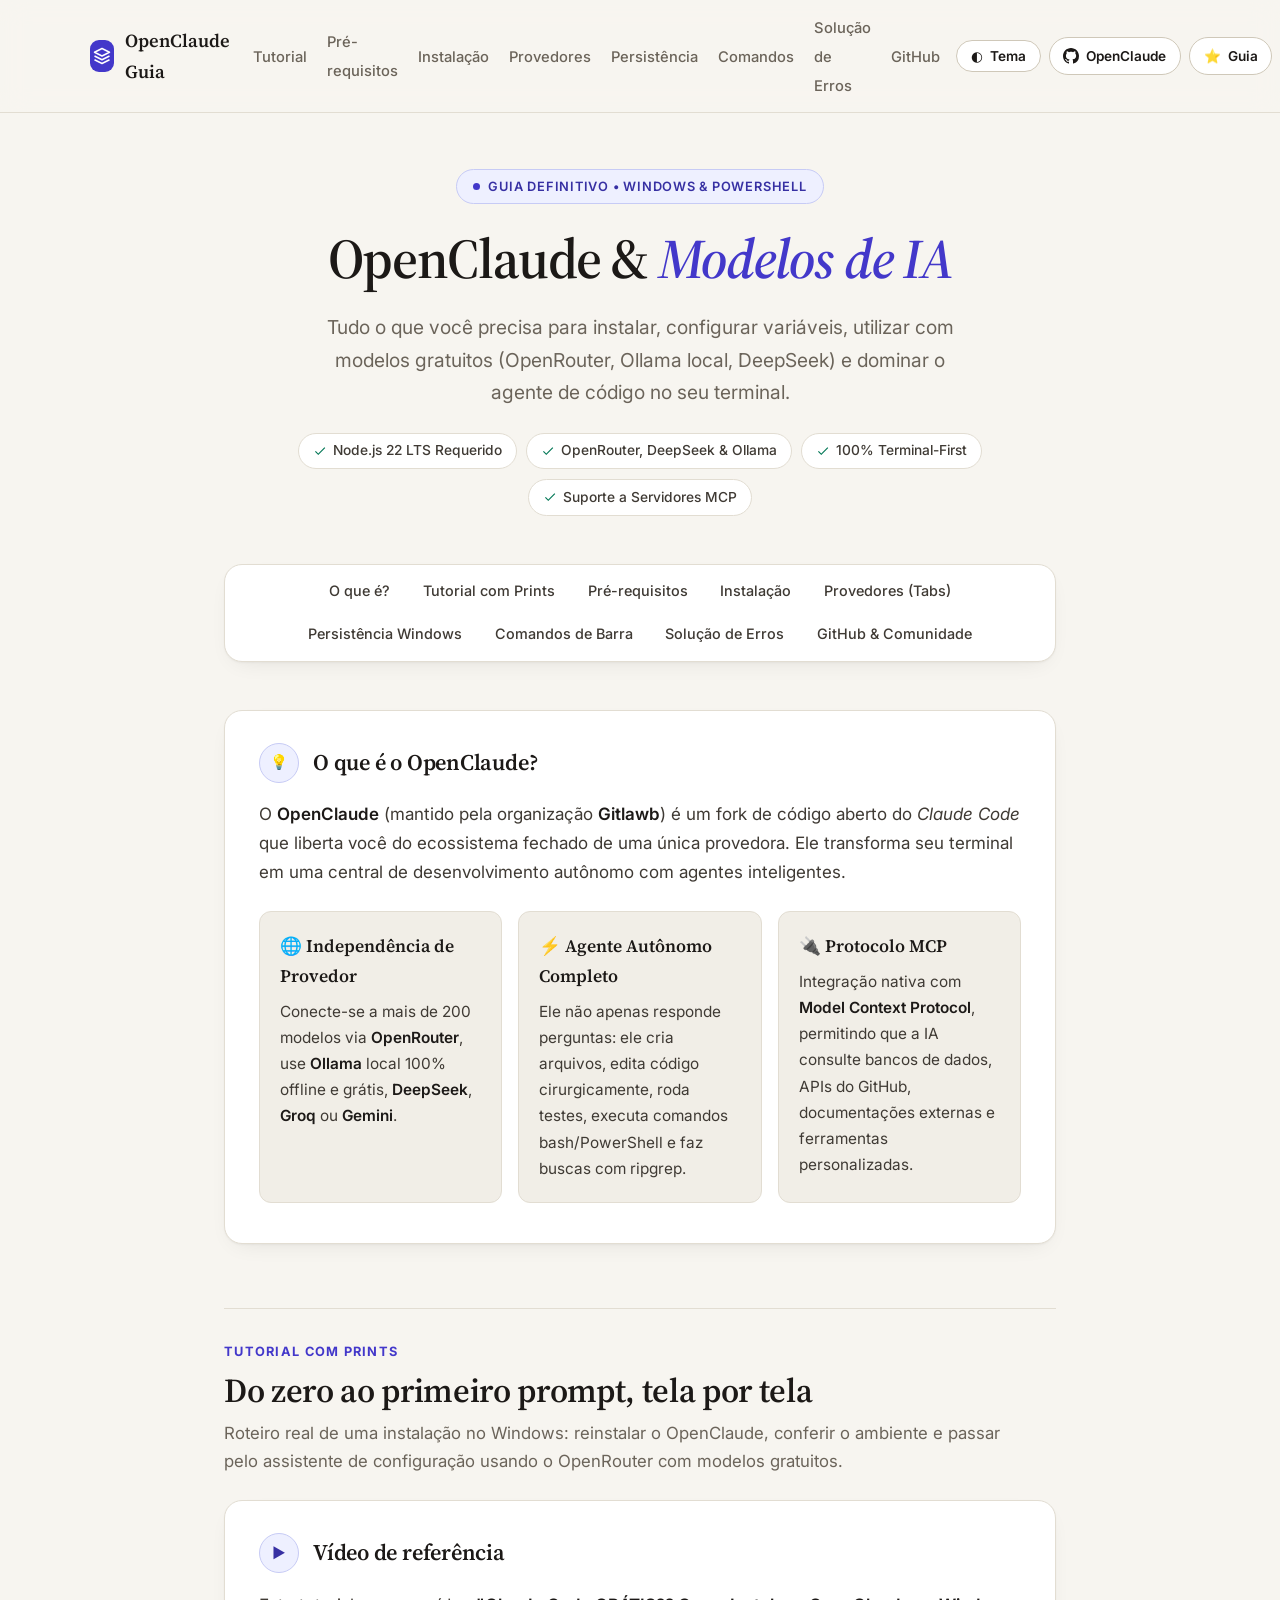
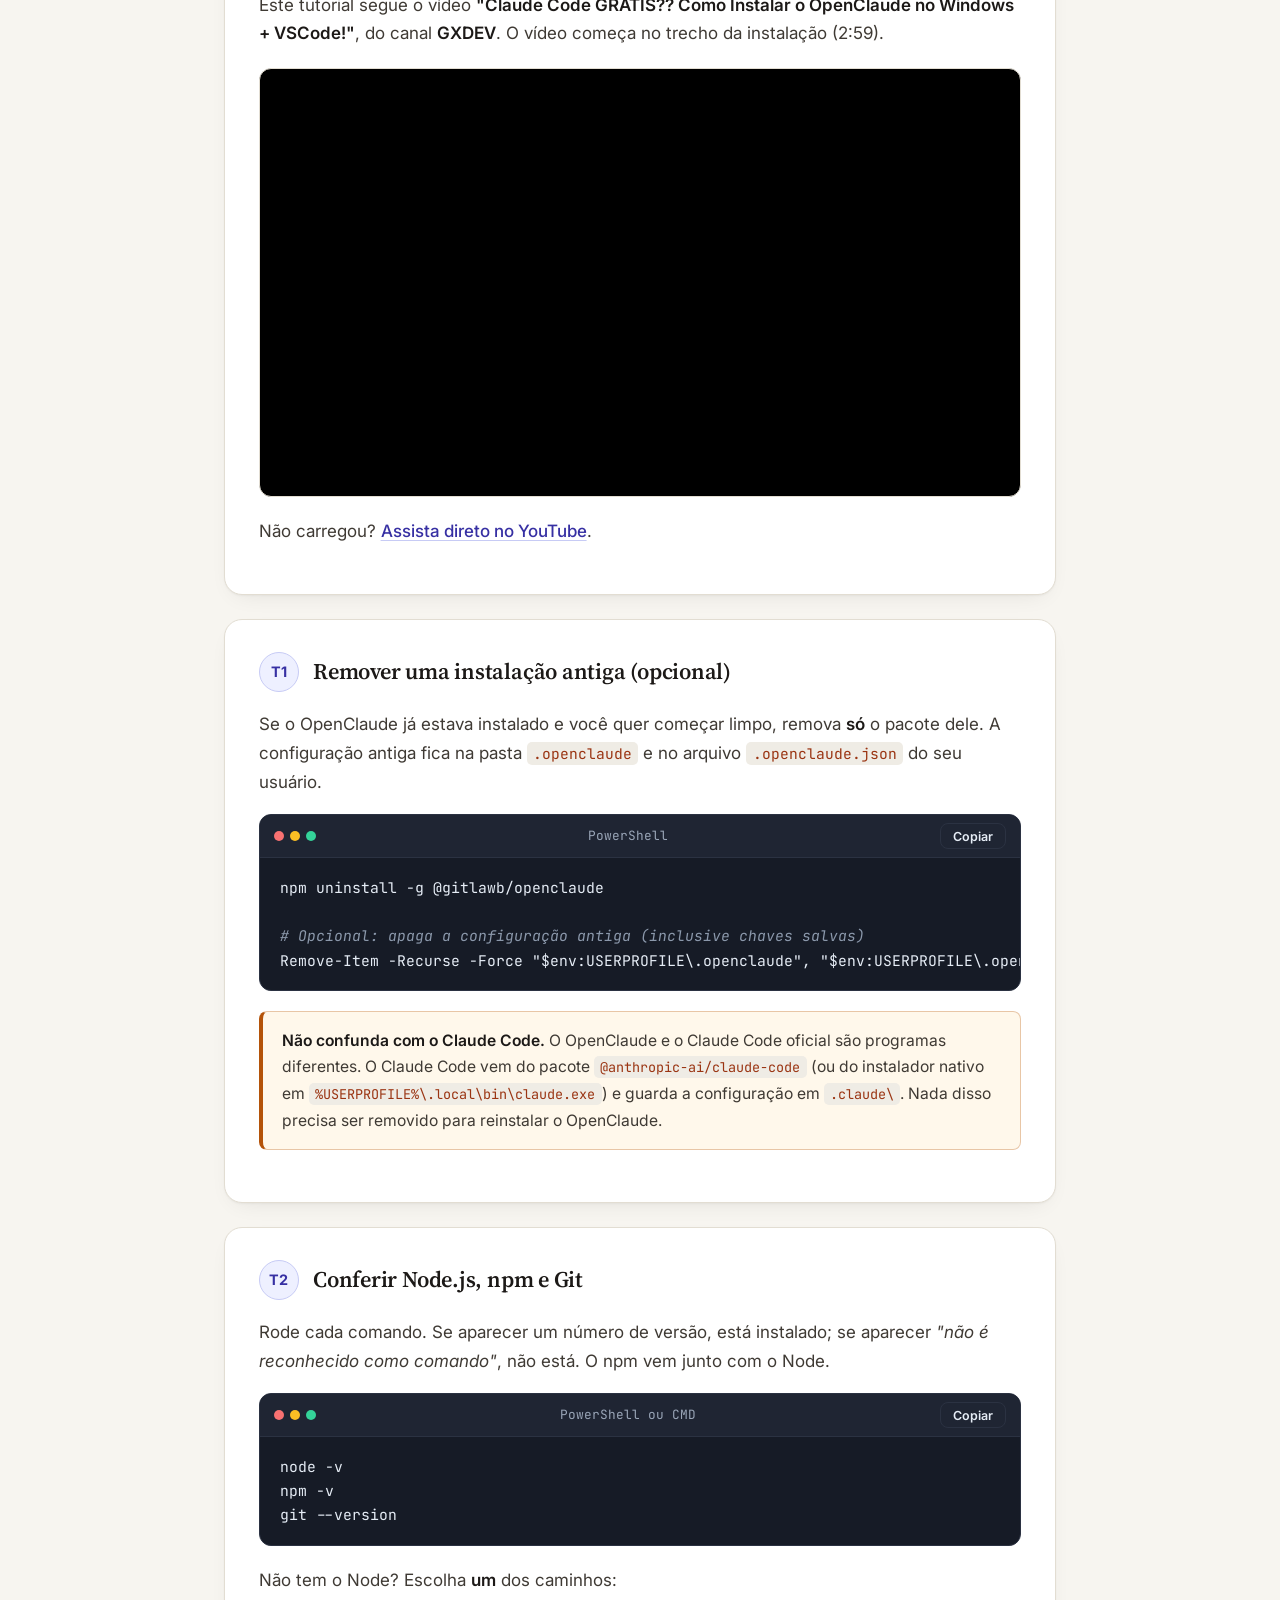
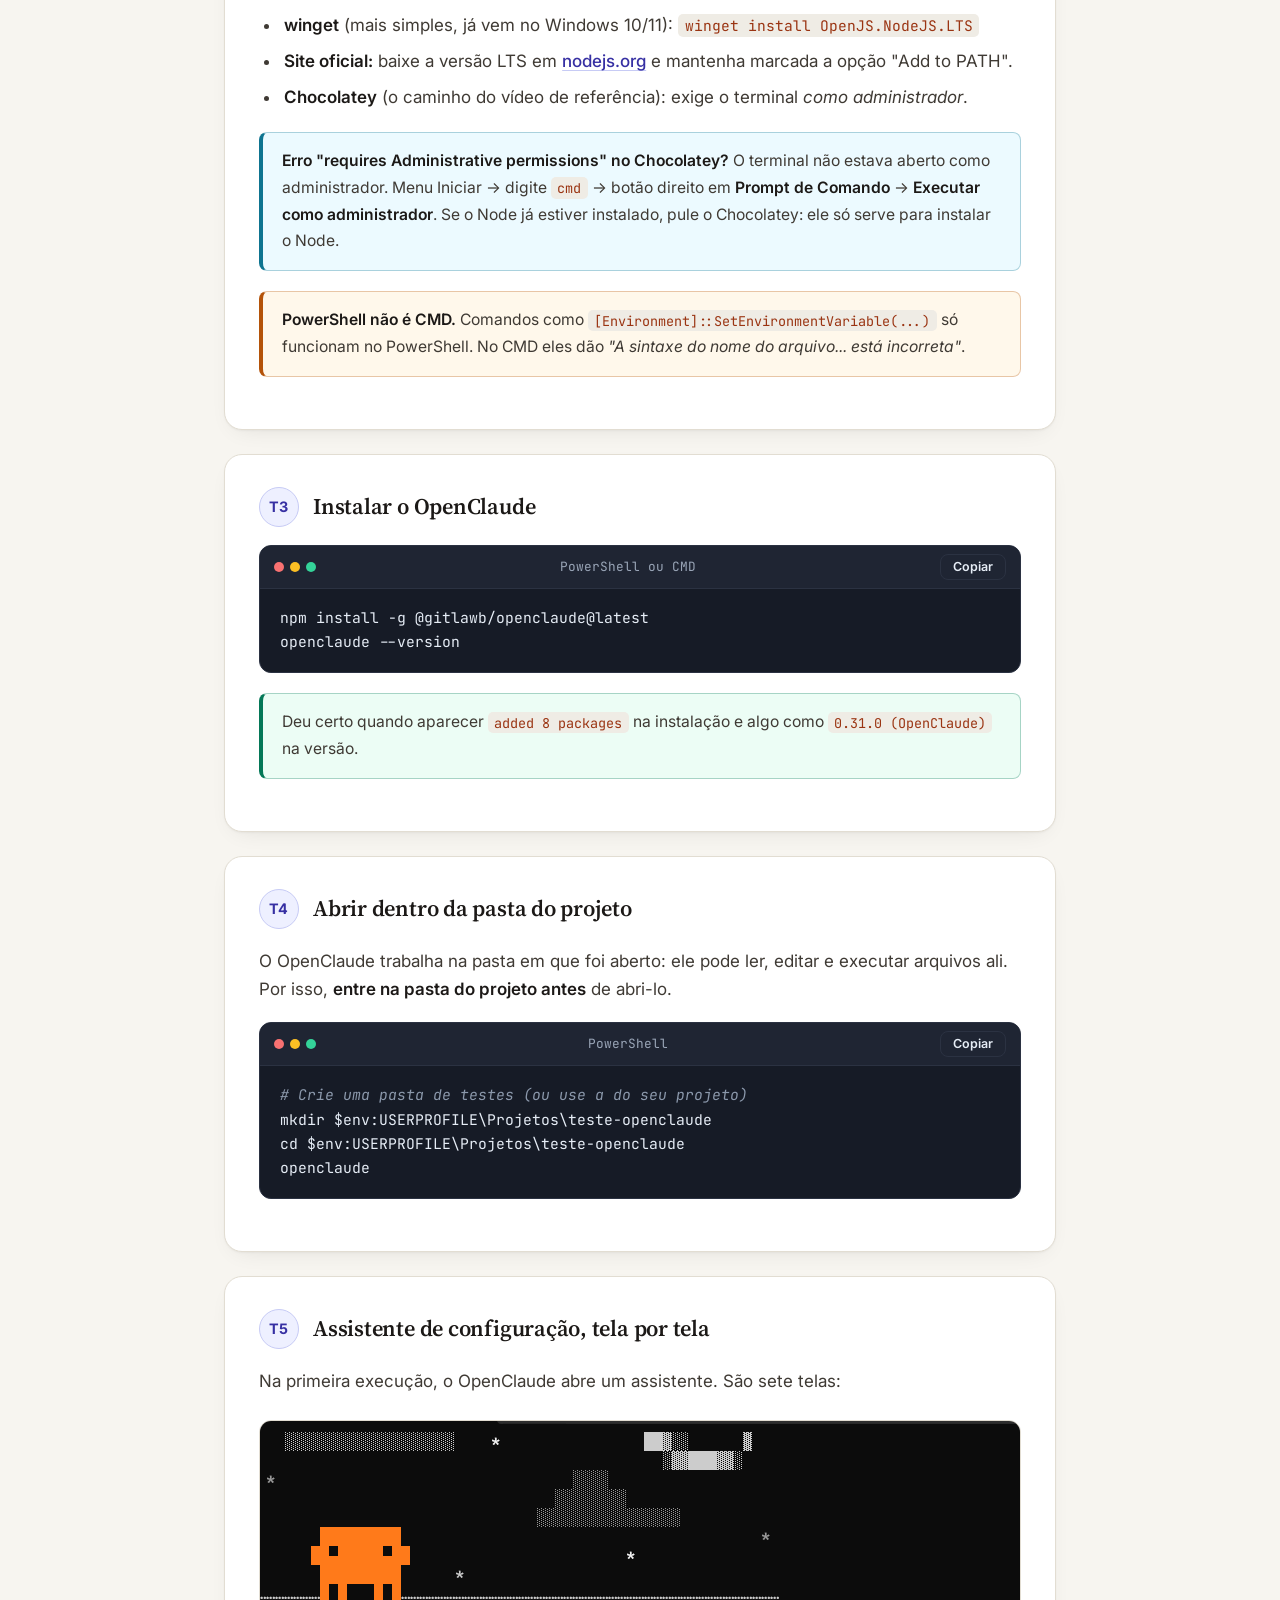
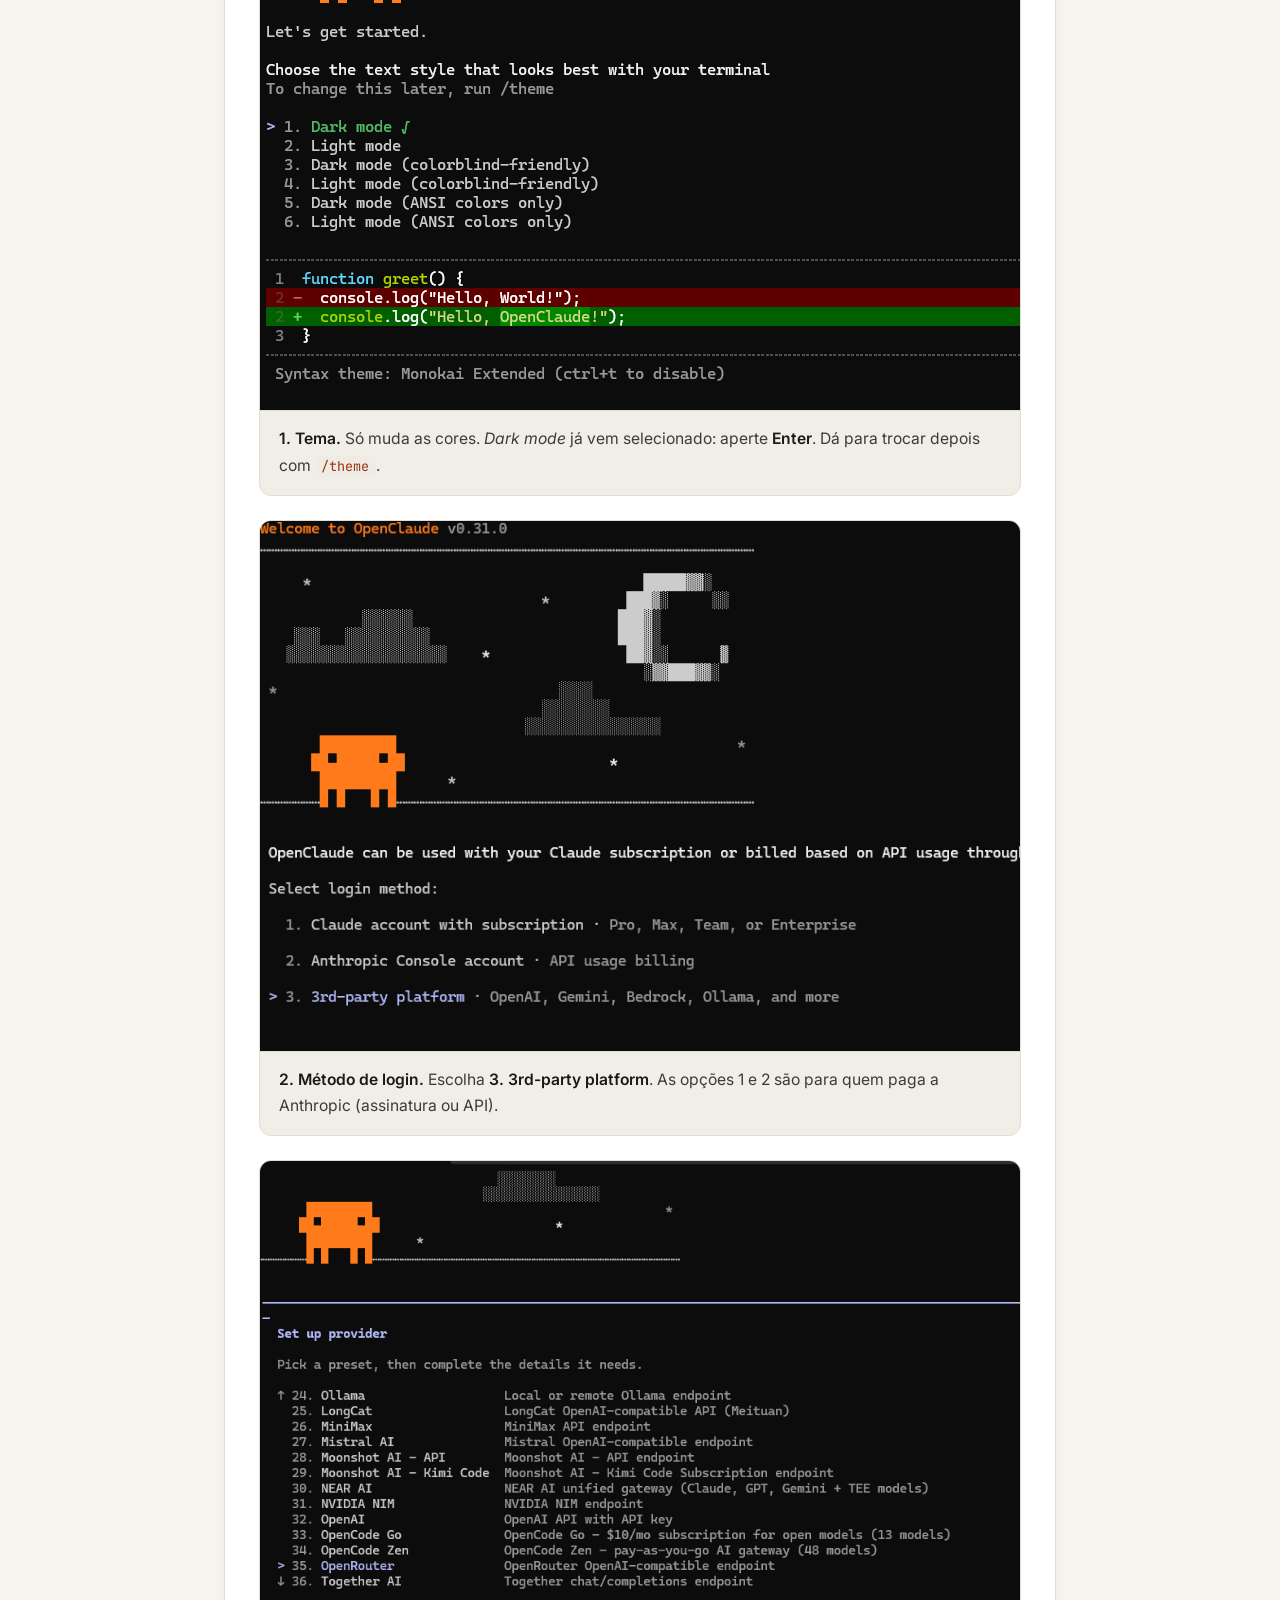
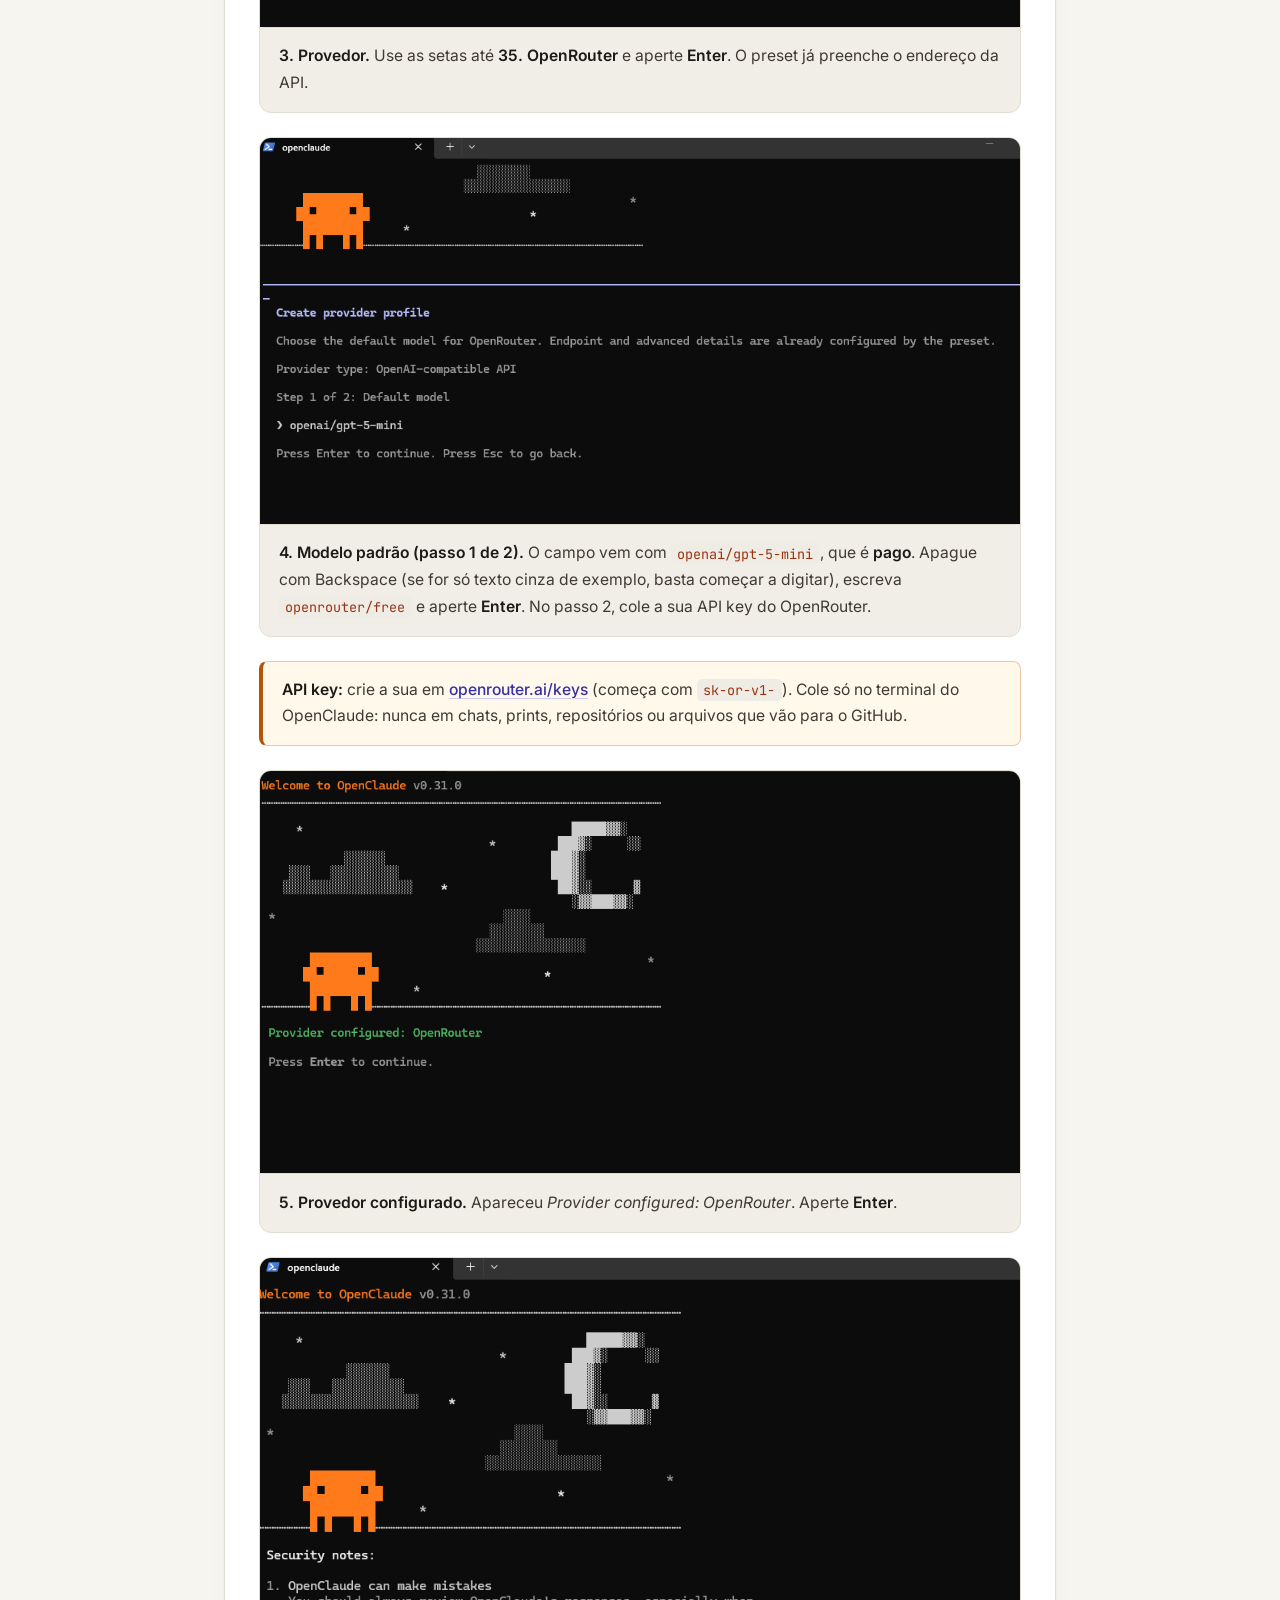
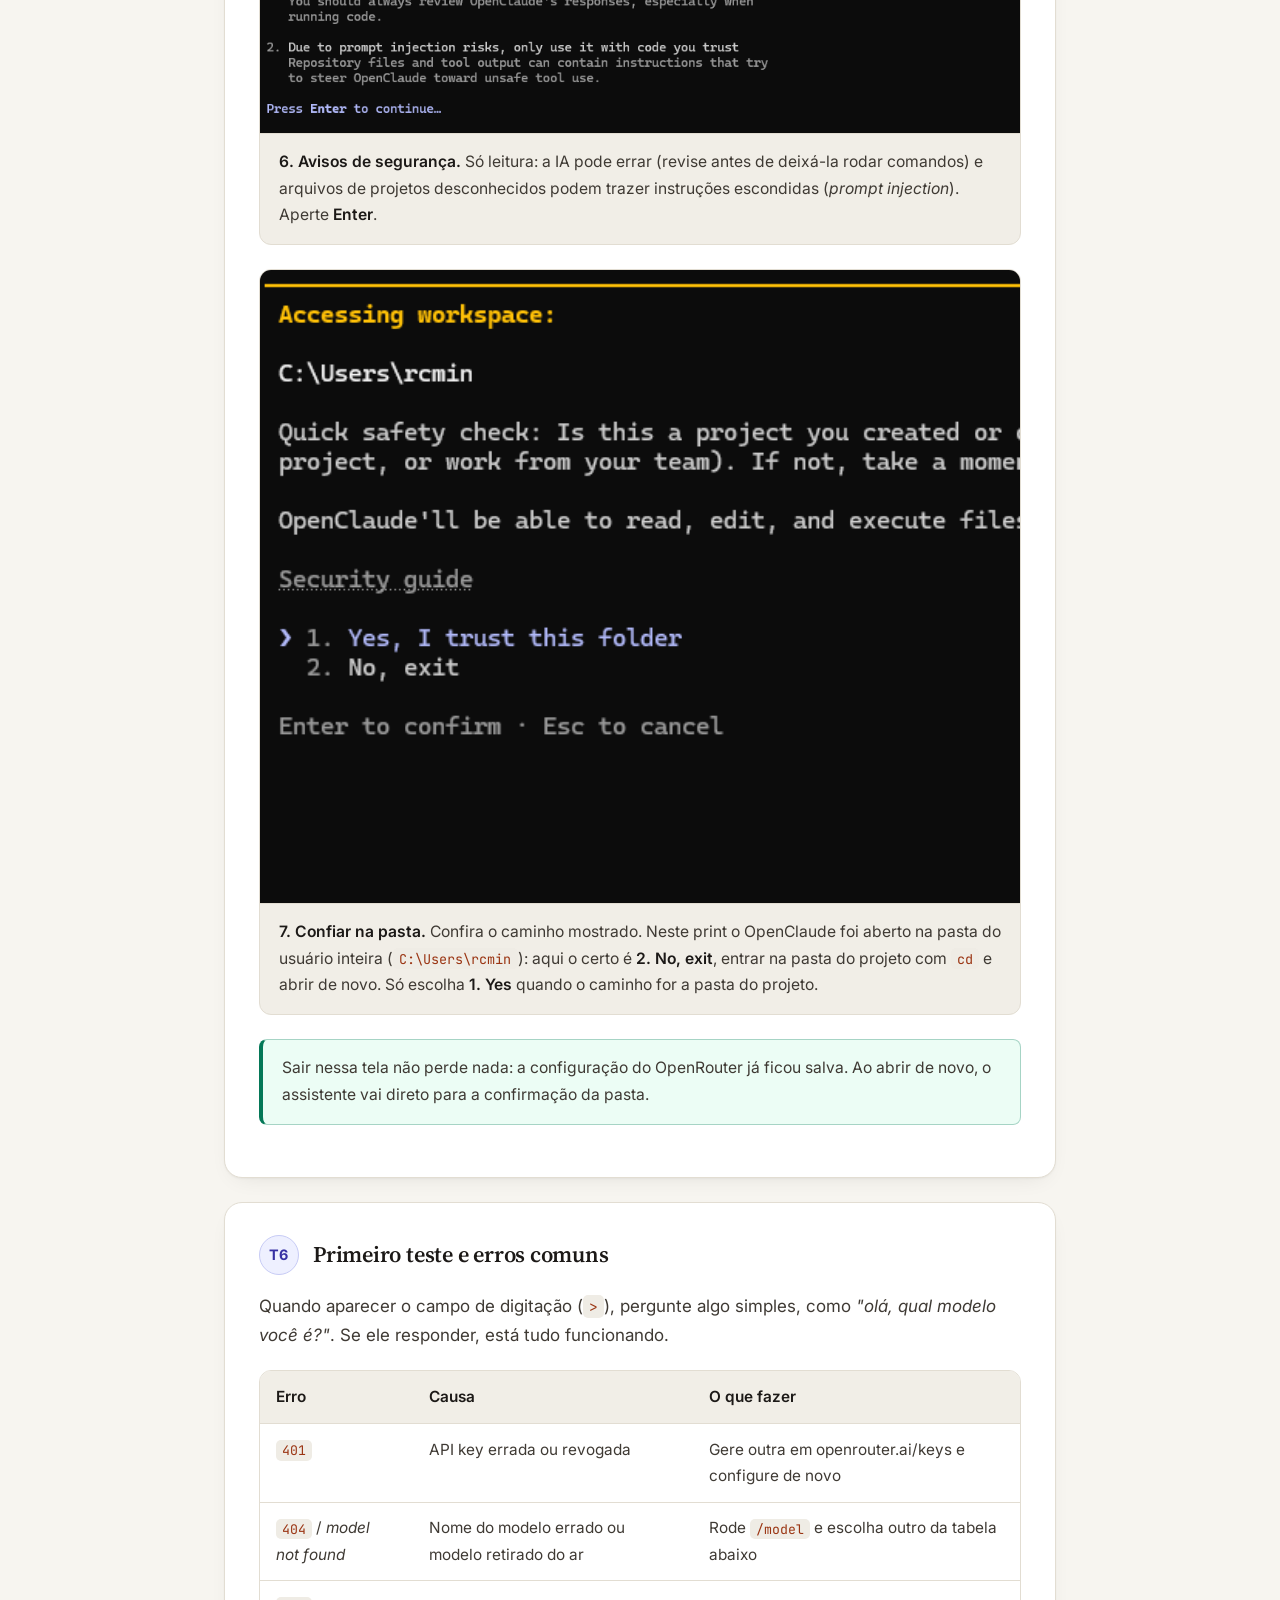
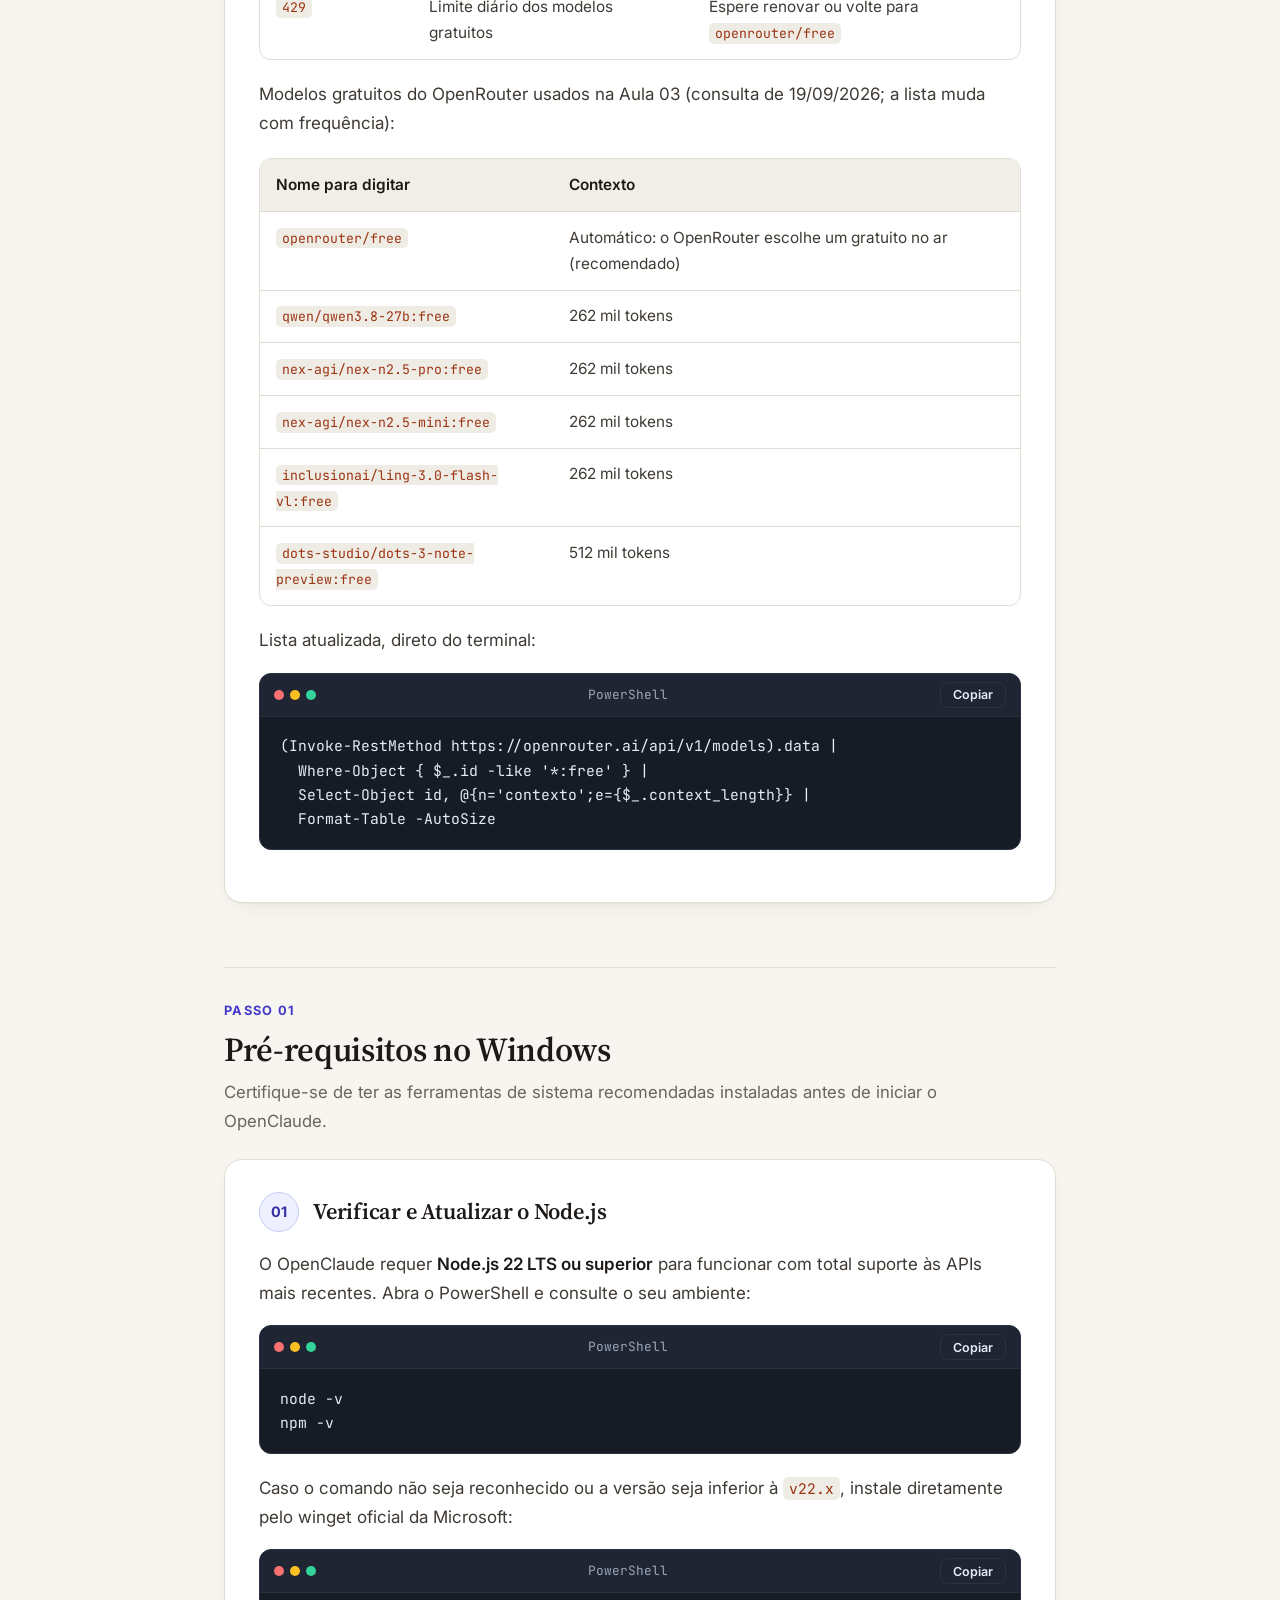
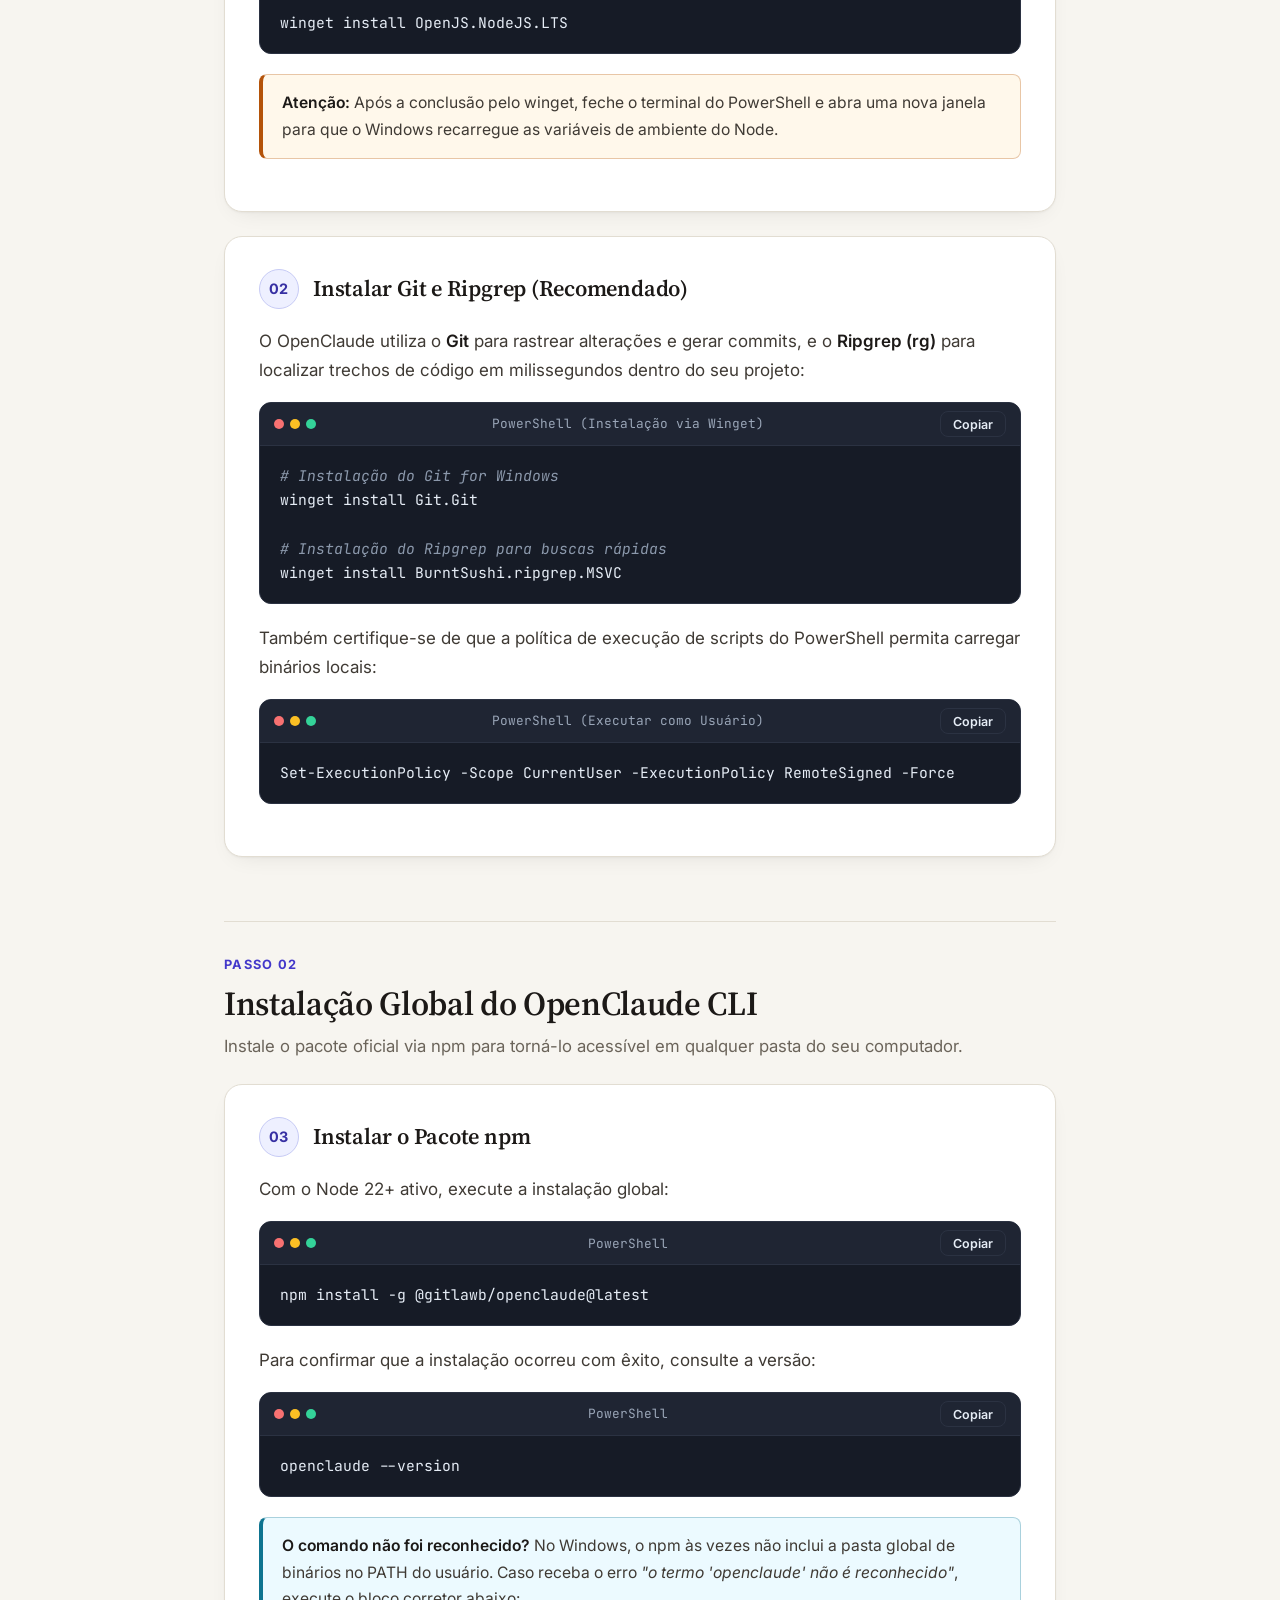
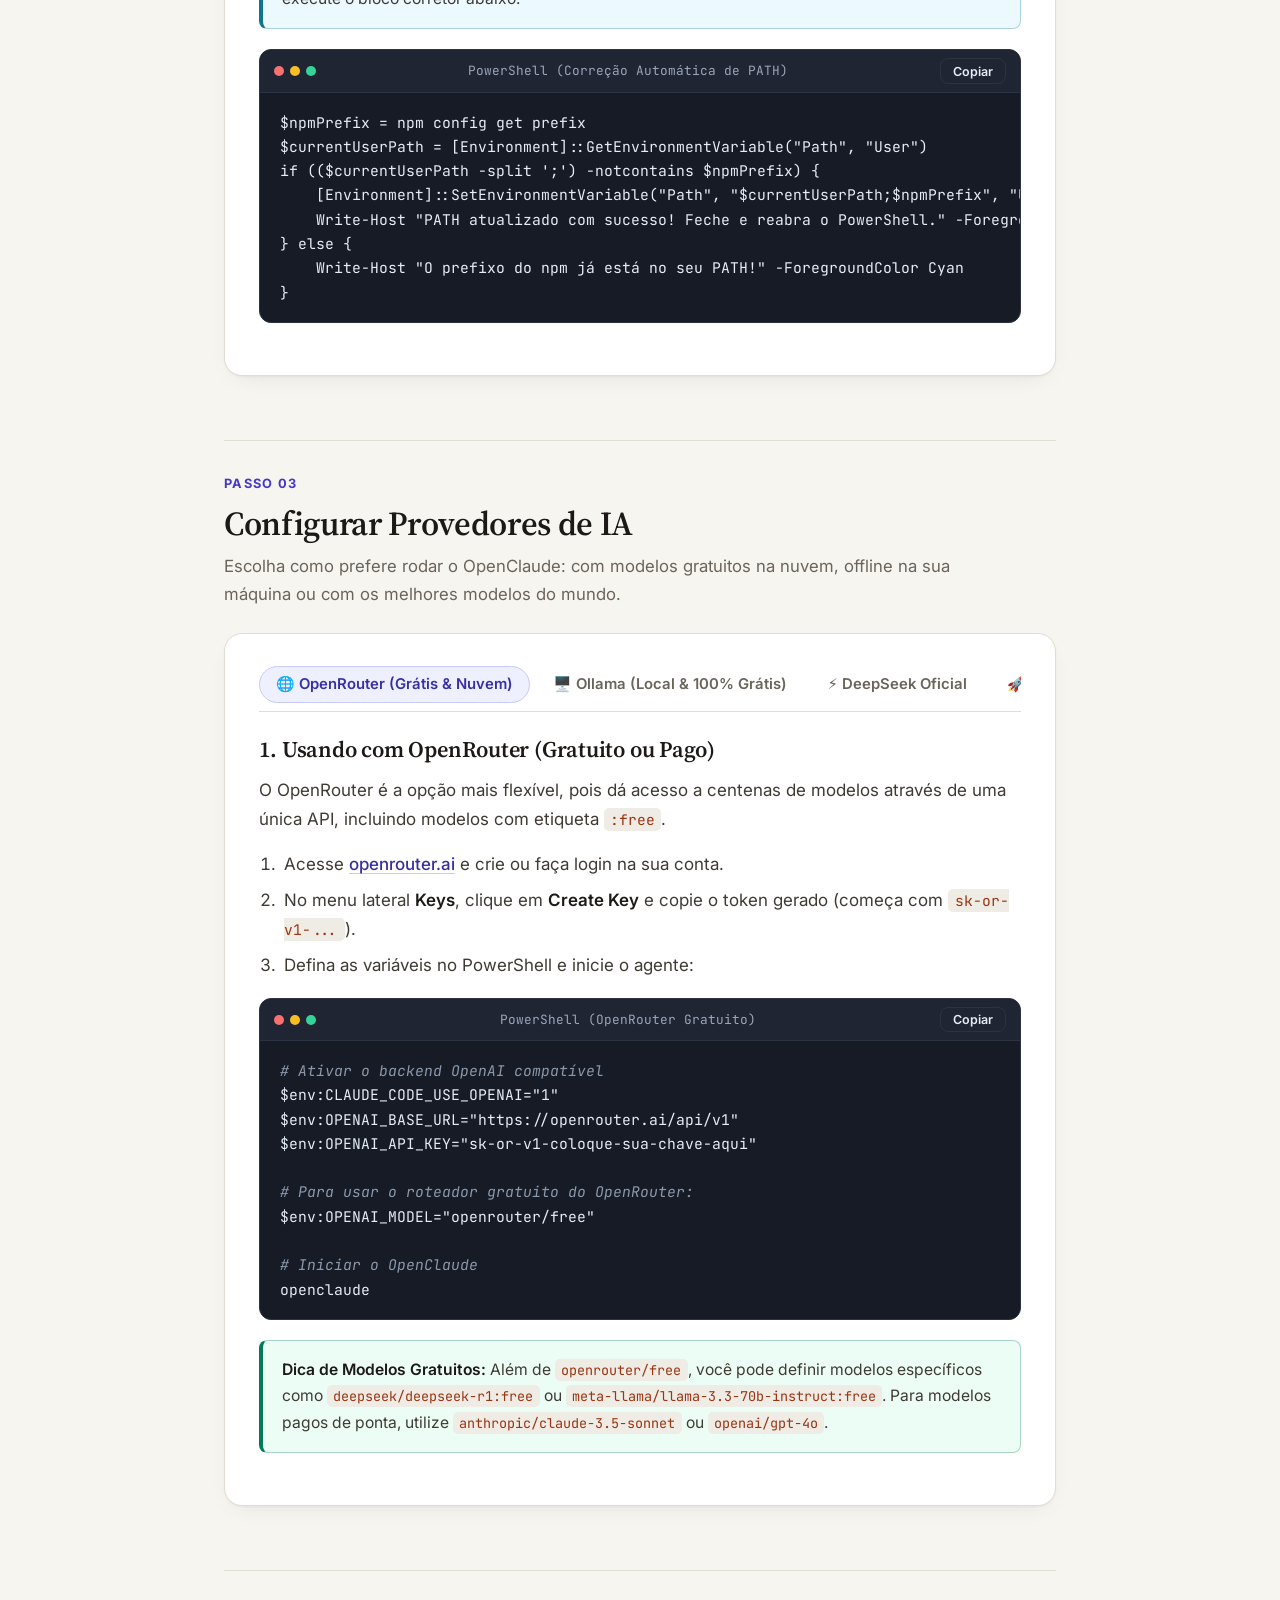
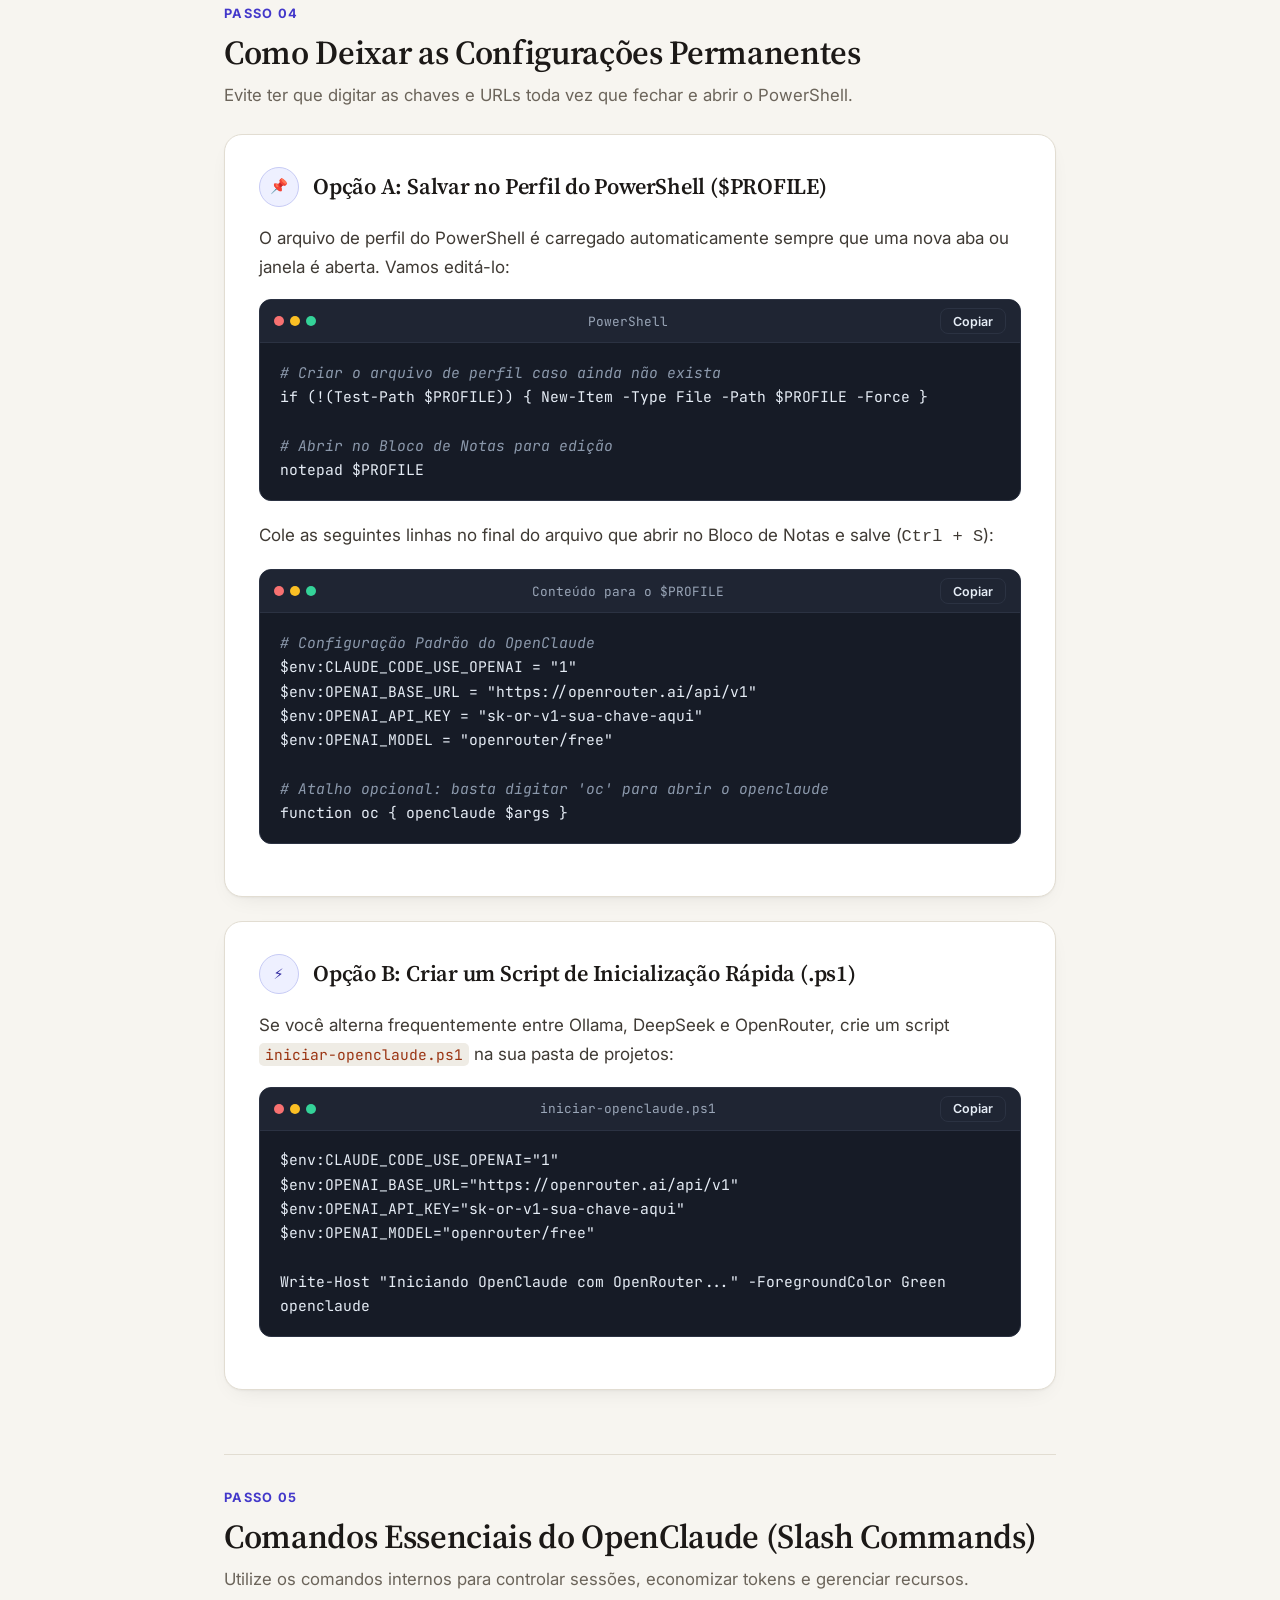
<file: index.html>
<!DOCTYPE html>
<html lang="pt-BR">
<head>
  <meta charset="UTF-8" />
  <meta name="viewport" content="width=device-width, initial-scale=1.0" />
  <title>OpenClaude — Guia Completo de Instalação, Configuração & Provedores no Windows</title>
  <meta name="description" content="Guia definitivo para configurar o OpenClaude no Windows: instalação do Node 22+, integração com OpenRouter gratuito, Ollama local, DeepSeek, comandos essenciais e repositórios GitHub." />
  <meta name="keywords" content="OpenClaude, Claude Code, OpenRouter, Ollama, DeepSeek, AI Coding Agent, Windows, PowerShell, GitHub, Gitlawb" />
  <meta name="author" content="rcminitor" />
  
  <!-- Open Graph / Social Media -->
  <meta property="og:title" content="OpenClaude — Guia de Configuração Windows & GitHub" />
  <meta property="og:description" content="Aprenda a instalar e utilizar o OpenClaude CLI no Windows com modelos gratuitos ou locais (OpenRouter, Ollama, DeepSeek). Guia prático com comandos e repositórios." />
  <meta property="og:type" content="website" />
  
  <meta name="color-scheme" content="light dark" />
  <script>
    try { const t = localStorage.getItem('tema'); if (t) document.documentElement.dataset.theme = t; } catch (e) {}
  </script>
  <link rel="preconnect" href="https://fonts.googleapis.com">
  <link rel="preconnect" href="https://fonts.gstatic.com" crossorigin>
  <link href="https://fonts.googleapis.com/css2?family=Inter:wght@400;500;600;700&family=Source+Serif+4:ital,opsz,wght@0,8..60,500;0,8..60,600;1,8..60,500;1,8..60,600&family=JetBrains+Mono:wght@400;500;600&display=swap" rel="stylesheet">
  
  <style>
    /* ===== Tokens de tema: claro (padrão) e escuro ===== */
    :root {
      color-scheme: light;
      --bg: #f7f5f0;
      --surface: #ffffff;
      --surface-2: #f1eee7;
      --border: #e2ddd2;
      --border-strong: #cfc8b9;
      --text: #1c1917;
      --text-soft: #3f3a34;
      --text-muted: #6b645a;
      --accent: #4338ca;
      --accent-strong: #3730a3;
      --accent-soft: #eef0ff;
      --accent-line: #c7cbf5;
      --link: #3730a3;
      --inline-code-bg: #efece5;
      --inline-code-text: #9a3412;
      --info: #0e7490;
      --info-bg: #ecfaff;
      --warning: #b45309;
      --warning-bg: #fff8eb;
      --success: #047857;
      --success-bg: #ecfdf5;
      --shadow: 0 1px 2px rgba(28, 25, 23, 0.04), 0 8px 24px -12px rgba(28, 25, 23, 0.12);
      --nav-bg: rgba(247, 245, 240, 0.88);
      /* Blocos de código ficam escuros nos dois temas (aparência de terminal) */
      --code-bg: #161b26;
      --code-head: #1f2533;
      --code-border: #2b3242;
      --code-text: #e6edf6;
      --code-muted: #9aa6b8;
      --radius-sm: 8px;
      --radius-md: 12px;
      --radius-lg: 18px;
      --radius-full: 9999px;
      --font-sans: 'Inter', system-ui, -apple-system, 'Segoe UI', Roboto, sans-serif;
      --font-serif: 'Source Serif 4', Georgia, 'Times New Roman', serif;
      --font-mono: 'JetBrains Mono', Consolas, 'Courier New', monospace;
    }

    @media (prefers-color-scheme: dark) {
      :root:not([data-theme="light"]) {
        color-scheme: dark;
        --bg: #12141a;
        --surface: #1a1d25;
        --surface-2: #20242e;
        --border: #2c313d;
        --border-strong: #3b4150;
        --text: #f3f1ec;
        --text-soft: #dcd8d0;
        --text-muted: #a9a398;
        --accent: #a5b0ff;
        --accent-strong: #c3caff;
        --accent-soft: #232845;
        --accent-line: #3d4575;
        --link: #b4bdff;
        --inline-code-bg: #262a35;
        --inline-code-text: #fdba74;
        --info: #67e8f9;
        --info-bg: #13262c;
        --warning: #fcd34d;
        --warning-bg: #2a2214;
        --success: #6ee7b7;
        --success-bg: #12261e;
        --shadow: 0 1px 2px rgba(0, 0, 0, 0.3), 0 10px 28px -14px rgba(0, 0, 0, 0.6);
        --nav-bg: rgba(18, 20, 26, 0.88);
        --code-bg: #0f1218;
        --code-head: #171b23;
        --code-border: #2c313d;
      }
    }

    :root[data-theme="dark"] {
      color-scheme: dark;
      --bg: #12141a;
      --surface: #1a1d25;
      --surface-2: #20242e;
      --border: #2c313d;
      --border-strong: #3b4150;
      --text: #f3f1ec;
      --text-soft: #dcd8d0;
      --text-muted: #a9a398;
      --accent: #a5b0ff;
      --accent-strong: #c3caff;
      --accent-soft: #232845;
      --accent-line: #3d4575;
      --link: #b4bdff;
      --inline-code-bg: #262a35;
      --inline-code-text: #fdba74;
      --info: #67e8f9;
      --info-bg: #13262c;
      --warning: #fcd34d;
      --warning-bg: #2a2214;
      --success: #6ee7b7;
      --success-bg: #12261e;
      --shadow: 0 1px 2px rgba(0, 0, 0, 0.3), 0 10px 28px -14px rgba(0, 0, 0, 0.6);
      --nav-bg: rgba(18, 20, 26, 0.88);
      --code-bg: #0f1218;
      --code-head: #171b23;
      --code-border: #2c313d;
    }

    /* ===== Base ===== */
    * { box-sizing: border-box; margin: 0; padding: 0; }

    html { scroll-behavior: smooth; scroll-padding-top: 80px; }

    body {
      font-family: var(--font-sans);
      font-size: 1.0625rem;
      line-height: 1.7;
      background: var(--bg);
      color: var(--text-soft);
      min-height: 100vh;
      -webkit-font-smoothing: antialiased;
      text-rendering: optimizeLegibility;
      overflow-x: hidden;
    }

    h1, h2, h3, .section-title, .card-title {
      font-family: var(--font-serif);
      color: var(--text);
      font-weight: 600;
      letter-spacing: -0.01em;
      line-height: 1.25;
      text-wrap: balance;
    }

    p {
      color: var(--text-soft);
      margin-bottom: 1rem;
      max-width: 72ch;
    }

    strong { color: var(--text); font-weight: 600; }

    a {
      color: var(--link);
      text-decoration: underline;
      text-decoration-color: var(--accent-line);
      text-underline-offset: 3px;
      font-weight: 500;
      transition: text-decoration-color 0.2s ease, color 0.2s ease;
    }

    a:hover { text-decoration-color: currentColor; }

    a:focus-visible, button:focus-visible {
      outline: 3px solid var(--accent);
      outline-offset: 2px;
      border-radius: 4px;
    }

    code {
      font-family: var(--font-mono);
      font-size: 0.86em;
      background: var(--inline-code-bg);
      color: var(--inline-code-text);
      padding: 0.12rem 0.4rem;
      border-radius: 5px;
      overflow-wrap: anywhere;
    }

    ol, ul {
      margin: 0 0 1rem 1.4rem;
      color: var(--text-soft);
    }

    li { margin-bottom: 0.45rem; padding-left: 0.2rem; }

    /* ===== Barra de navegação ===== */
    .navbar {
      position: sticky;
      top: 0;
      z-index: 100;
      background: var(--nav-bg);
      backdrop-filter: blur(14px);
      -webkit-backdrop-filter: blur(14px);
      border-bottom: 1px solid var(--border);
      padding: 0.8rem 1.25rem;
    }

    .nav-container {
      max-width: 1100px;
      margin: 0 auto;
      display: flex;
      align-items: center;
      justify-content: space-between;
      gap: 1rem;
    }

    .nav-brand {
      display: flex;
      align-items: center;
      gap: 0.65rem;
      color: var(--text);
      text-decoration: none;
      font-family: var(--font-serif);
      font-weight: 600;
      font-size: 1.15rem;
    }

    .brand-icon {
      width: 32px;
      height: 32px;
      border-radius: 9px;
      background: var(--accent);
      display: flex;
      align-items: center;
      justify-content: center;
    }

    .brand-icon svg { width: 18px; height: 18px; fill: none; stroke: #ffffff; stroke-width: 2; stroke-linejoin: round; }
    :root[data-theme="dark"] .brand-icon svg { stroke: #12141a; }
    @media (prefers-color-scheme: dark) { :root:not([data-theme="light"]) .brand-icon svg { stroke: #12141a; } }

    .nav-links {
      display: flex;
      align-items: center;
      gap: 1.25rem;
      list-style: none;
      margin: 0;
    }

    .nav-links li { margin: 0; padding: 0; }

    .nav-links a {
      color: var(--text-muted);
      text-decoration: none;
      font-size: 0.92rem;
    }

    .nav-links a:hover { color: var(--text); }

    .nav-actions { display: flex; align-items: center; gap: 0.5rem; }

    .btn-github, .theme-toggle {
      display: inline-flex;
      align-items: center;
      gap: 0.45rem;
      background: var(--surface);
      border: 1px solid var(--border-strong);
      color: var(--text);
      padding: 0.42rem 0.85rem;
      border-radius: var(--radius-full);
      font-family: var(--font-sans);
      font-size: 0.85rem;
      font-weight: 600;
      text-decoration: none;
      cursor: pointer;
      transition: background 0.2s ease, border-color 0.2s ease;
    }

    .btn-github:hover, .theme-toggle:hover { background: var(--surface-2); border-color: var(--accent); }

    .btn-github svg { width: 16px; height: 16px; fill: currentColor; }

    /* ===== Estrutura ===== */
    .wrapper {
      max-width: 880px;
      margin: 0 auto;
      padding: 3.5rem 1.5rem 5rem;
    }

    /* ===== Capa ===== */
    .hero { text-align: center; margin-bottom: 3rem; }

    .badge-pill {
      display: inline-flex;
      align-items: center;
      gap: 0.5rem;
      padding: 0.35rem 1rem;
      border-radius: var(--radius-full);
      background: var(--accent-soft);
      border: 1px solid var(--accent-line);
      color: var(--accent-strong);
      font-size: 0.8rem;
      font-weight: 600;
      letter-spacing: 0.06em;
      text-transform: uppercase;
      margin-bottom: 1.5rem;
    }

    .badge-dot { width: 7px; height: 7px; border-radius: 50%; background: var(--accent); }

    h1 {
      font-size: clamp(2.3rem, 5.5vw, 3.5rem);
      font-weight: 600;
      line-height: 1.12;
      letter-spacing: -0.02em;
      margin-bottom: 1.25rem;
    }

    .hero-gradient-text { color: var(--accent); font-style: italic; }

    .subtitle {
      font-size: 1.2rem;
      color: var(--text-muted);
      max-width: 640px;
      margin: 0 auto 1.5rem;
    }

    .hero-features-bar {
      display: flex;
      flex-wrap: wrap;
      justify-content: center;
      gap: 0.6rem;
    }

    .feat-tag {
      display: inline-flex;
      align-items: center;
      gap: 0.4rem;
      background: var(--surface);
      border: 1px solid var(--border);
      border-radius: var(--radius-full);
      padding: 0.35rem 0.85rem;
      font-size: 0.86rem;
      font-weight: 500;
      color: var(--text-soft);
    }

    .feat-tag svg { width: 14px; height: 14px; fill: var(--success); }

    /* ===== Navegação rápida ===== */
    .quick-nav {
      display: flex;
      flex-wrap: wrap;
      justify-content: center;
      gap: 0.35rem;
      margin: 0 auto 3rem;
      padding: 0.5rem;
      background: var(--surface);
      border: 1px solid var(--border);
      border-radius: var(--radius-lg);
      box-shadow: var(--shadow);
    }

    .quick-nav a {
      color: var(--text-soft);
      text-decoration: none;
      font-size: 0.9rem;
      font-weight: 500;
      padding: 0.4rem 0.85rem;
      border-radius: var(--radius-full);
      transition: background 0.2s ease, color 0.2s ease;
    }

    .quick-nav a:hover { background: var(--accent-soft); color: var(--accent-strong); }

    /* ===== Seções ===== */
    .section-title-wrap {
      margin: 4rem 0 1.5rem;
      padding-top: 2rem;
      border-top: 1px solid var(--border);
    }

    .section-tag {
      font-family: var(--font-sans);
      font-size: 0.8rem;
      font-weight: 700;
      text-transform: uppercase;
      letter-spacing: 0.1em;
      color: var(--accent);
      margin-bottom: 0.4rem;
    }

    .section-title { font-size: clamp(1.7rem, 3.5vw, 2.1rem); }

    .section-desc {
      color: var(--text-muted);
      font-size: 1.05rem;
      margin-top: 0.5rem;
    }

    /* ===== Cartões ===== */
    .step-card {
      background: var(--surface);
      border: 1px solid var(--border);
      border-radius: var(--radius-lg);
      padding: 2rem 2.1rem;
      margin-bottom: 1.5rem;
      box-shadow: var(--shadow);
    }

    .card-top {
      display: flex;
      align-items: center;
      gap: 0.9rem;
      margin-bottom: 1.1rem;
    }

    .step-icon {
      width: 40px;
      height: 40px;
      flex-shrink: 0;
      border-radius: 50%;
      background: var(--accent-soft);
      border: 1px solid var(--accent-line);
      color: var(--accent-strong);
      font-family: var(--font-sans);
      font-weight: 700;
      font-size: 0.9rem;
      display: flex;
      align-items: center;
      justify-content: center;
    }

    .card-title { font-size: 1.4rem; }

    .card-grid {
      display: grid;
      grid-template-columns: repeat(auto-fit, minmax(230px, 1fr));
      gap: 1rem;
      margin: 1.5rem 0 0.5rem;
    }

    .mini-card {
      background: var(--surface-2);
      border: 1px solid var(--border);
      border-radius: var(--radius-md);
      padding: 1.25rem;
    }

    .mini-card p { font-size: 0.96rem; margin-bottom: 0; }

    .mini-card-title {
      font-family: var(--font-serif);
      font-size: 1.1rem;
      font-weight: 600;
      color: var(--text);
      margin-bottom: 0.45rem;
    }

    /* ===== Blocos de código ===== */
    .code-container {
      background: var(--code-bg);
      border: 1px solid var(--code-border);
      border-radius: var(--radius-md);
      margin: 1.1rem 0 1.25rem;
      overflow: hidden;
    }

    .code-header {
      display: flex;
      justify-content: space-between;
      align-items: center;
      gap: 0.75rem;
      padding: 0.5rem 0.9rem;
      background: var(--code-head);
      border-bottom: 1px solid var(--code-border);
      font-family: var(--font-mono);
      font-size: 0.8rem;
      color: var(--code-muted);
    }

    .code-dots { display: flex; gap: 6px; }
    .dot { width: 10px; height: 10px; border-radius: 50%; }
    .dot.red { background: #f87171; }
    .dot.yellow { background: #fbbf24; }
    .dot.green { background: #34d399; }

    pre {
      font-family: var(--font-mono);
      font-size: 0.92rem;
      line-height: 1.65;
      color: var(--code-text);
      padding: 1.1rem 1.25rem;
      overflow-x: auto;
      white-space: pre;
    }

    .comment { color: #8b98ab; font-style: italic; }
    .keyword { color: #f9a8d4; }
    .string { color: #86efac; }
    .variable { color: #fcd34d; }

    .copy-button {
      background: transparent;
      border: 1px solid var(--code-border);
      color: var(--code-text);
      padding: 0.28rem 0.75rem;
      border-radius: var(--radius-sm);
      font-family: var(--font-sans);
      font-size: 0.78rem;
      font-weight: 600;
      cursor: pointer;
      transition: background 0.2s ease, border-color 0.2s ease;
    }

    .copy-button:hover { background: rgba(255, 255, 255, 0.08); border-color: #56627a; }
    .copy-button.copied { color: #6ee7b7; border-color: #34d399; }

    /* ===== Caixas de aviso ===== */
    .note-box {
      border: 1px solid var(--accent-line);
      border-left: 4px solid var(--accent);
      background: var(--accent-soft);
      color: var(--text-soft);
      padding: 0.95rem 1.2rem;
      border-radius: var(--radius-sm);
      margin: 1.25rem 0;
      font-size: 0.98rem;
    }

    .note-box.info { border-color: color-mix(in srgb, var(--info) 30%, transparent); border-left-color: var(--info); background: var(--info-bg); }
    .note-box.warning { border-color: color-mix(in srgb, var(--warning) 30%, transparent); border-left-color: var(--warning); background: var(--warning-bg); }
    .note-box.success { border-color: color-mix(in srgb, var(--success) 30%, transparent); border-left-color: var(--success); background: var(--success-bg); }

    /* ===== Abas de provedores ===== */
    .tabs-nav {
      display: flex;
      gap: 0.4rem;
      border-bottom: 1px solid var(--border);
      margin-bottom: 1.5rem;
      overflow-x: auto;
      padding-bottom: 0.5rem;
    }

    .tab-btn {
      background: transparent;
      border: 1px solid transparent;
      color: var(--text-muted);
      padding: 0.55rem 1rem;
      font-family: var(--font-sans);
      font-size: 0.93rem;
      font-weight: 600;
      border-radius: var(--radius-full);
      cursor: pointer;
      white-space: nowrap;
      transition: background 0.2s ease, color 0.2s ease;
    }

    .tab-btn:hover { color: var(--text); background: var(--surface-2); }
    .tab-btn.active { color: var(--accent-strong); background: var(--accent-soft); border-color: var(--accent-line); }

    .tab-pane { display: none; }
    .tab-pane.active { display: block; }

    /* ===== Tabelas ===== */
    .cmd-table-wrap {
      overflow-x: auto;
      border: 1px solid var(--border);
      border-radius: var(--radius-md);
      margin: 1.25rem 0;
    }

    .cmd-table {
      width: 100%;
      border-collapse: collapse;
      font-size: 0.96rem;
      text-align: left;
    }

    .cmd-table th {
      background: var(--surface-2);
      color: var(--text);
      font-weight: 600;
      padding: 0.8rem 1rem;
      border-bottom: 1px solid var(--border);
    }

    .cmd-table td {
      padding: 0.8rem 1rem;
      border-bottom: 1px solid var(--border);
      color: var(--text-soft);
      vertical-align: top;
    }

    .cmd-table tr:last-child td { border-bottom: none; }

    /* ===== Perguntas frequentes ===== */
    .faq-item {
      background: var(--surface);
      border: 1px solid var(--border);
      border-radius: var(--radius-md);
      margin-bottom: 0.75rem;
      overflow: hidden;
    }

    .faq-question {
      width: 100%;
      display: flex;
      justify-content: space-between;
      align-items: center;
      gap: 1rem;
      padding: 1.05rem 1.25rem;
      background: none;
      border: none;
      color: var(--text);
      font-family: var(--font-sans);
      font-size: 1.02rem;
      font-weight: 600;
      text-align: left;
      cursor: pointer;
    }

    .faq-question:hover { background: var(--surface-2); }

    .faq-chevron { color: var(--accent); flex-shrink: 0; transition: transform 0.3s ease; }
    .faq-item.open .faq-chevron { transform: rotate(180deg); }

    .faq-answer {
      max-height: 0;
      overflow: hidden;
      padding: 0 1.25rem;
      color: var(--text-soft);
      transition: max-height 0.35s ease;
    }

    .faq-item.open .faq-answer { max-height: 1200px; padding-bottom: 1.2rem; }

    /* ===== GitHub ===== */
    .github-box {
      background: var(--surface);
      border: 1px solid var(--border);
      border-radius: var(--radius-lg);
      padding: 2.25rem;
      margin-top: 4rem;
      box-shadow: var(--shadow);
    }

    .gh-head { display: flex; align-items: center; gap: 0.75rem; margin-bottom: 0.6rem; }
    .gh-head svg { width: 28px; height: 28px; fill: var(--text); flex-shrink: 0; }
    .gh-head h2 { font-size: 1.8rem; }

    .gh-actions-grid {
      display: grid;
      grid-template-columns: repeat(auto-fit, minmax(230px, 1fr));
      gap: 1rem;
      margin-top: 1.5rem;
    }

    .gh-card {
      display: flex;
      flex-direction: column;
      justify-content: space-between;
      background: var(--surface-2);
      border: 1px solid var(--border);
      border-radius: var(--radius-md);
      padding: 1.35rem;
    }

    .gh-label { font-size: 0.78rem; font-weight: 700; letter-spacing: 0.06em; text-transform: uppercase; color: var(--accent); }
    .gh-label.green { color: var(--success); }
    .gh-label.red { color: #be123c; }
    :root[data-theme="dark"] .gh-label.red { color: #fda4af; }
    @media (prefers-color-scheme: dark) { :root:not([data-theme="light"]) .gh-label.red { color: #fda4af; } }
    .gh-title { font-size: 1.2rem; margin-top: 0.3rem; overflow-wrap: anywhere; }
    .gh-desc { font-size: 0.95rem; color: var(--text-muted); margin-top: 0.5rem; }

    .gh-btn-cta, .gh-btn-secondary {
      display: inline-flex;
      align-items: center;
      justify-content: center;
      gap: 0.5rem;
      margin-top: 1rem;
      padding: 0.6rem 1.1rem;
      border-radius: var(--radius-sm);
      font-size: 0.92rem;
      font-weight: 600;
      text-decoration: none;
      transition: background 0.2s ease, border-color 0.2s ease;
    }

    .gh-btn-cta { background: var(--accent); color: #ffffff; border: 1px solid var(--accent); }
    .gh-btn-cta svg { fill: currentColor !important; }
    .gh-btn-cta:hover { background: var(--accent-strong); }
    :root[data-theme="dark"] .gh-btn-cta { color: #12141a; }
    @media (prefers-color-scheme: dark) { :root:not([data-theme="light"]) .gh-btn-cta { color: #12141a; } }

    .gh-btn-secondary { background: var(--surface); color: var(--text); border: 1px solid var(--border-strong); }
    .gh-btn-secondary:hover { border-color: var(--accent); }

    /* ===== Vídeo e prints ===== */
    .video-embed {
      position: relative;
      aspect-ratio: 16 / 9;
      margin: 1.25rem 0;
      border: 1px solid var(--border);
      border-radius: var(--radius-md);
      overflow: hidden;
      background: #000;
    }

    .video-embed iframe { position: absolute; inset: 0; width: 100%; height: 100%; border: 0; }

    .shot {
      margin: 1.5rem 0;
      border: 1px solid var(--border);
      border-radius: var(--radius-md);
      overflow: hidden;
      background: var(--surface-2);
    }

    .shot img { display: block; width: 100%; height: auto; background: #0c0c0c; }

    .shot figcaption {
      padding: 0.95rem 1.2rem;
      font-size: 0.98rem;
      color: var(--text-soft);
      border-top: 1px solid var(--border);
    }

    /* ===== Rodapé ===== */
    footer {
      text-align: center;
      margin-top: 4.5rem;
      padding: 2.25rem 0 1.5rem;
      border-top: 1px solid var(--border);
      color: var(--text-muted);
      font-size: 0.92rem;
    }

    footer p { margin: 0 auto; color: var(--text-muted); }

    .footer-links {
      display: flex;
      flex-wrap: wrap;
      justify-content: center;
      gap: 0.5rem 1.5rem;
      margin-bottom: 1rem;
    }

    .footer-links a { color: var(--text-soft); font-size: 0.92rem; }

    /* ===== Voltar ao topo ===== */
    .back-to-top {
      position: fixed;
      right: 22px;
      bottom: 22px;
      width: 44px;
      height: 44px;
      border-radius: 50%;
      border: 1px solid var(--border-strong);
      background: var(--surface);
      color: var(--text);
      font-size: 1.1rem;
      cursor: pointer;
      box-shadow: var(--shadow);
      opacity: 0;
      visibility: hidden;
      transition: opacity 0.3s ease, visibility 0.3s ease;
      z-index: 99;
    }

    .back-to-top.visible { opacity: 1; visibility: visible; }
    .back-to-top:hover { border-color: var(--accent); color: var(--accent); }

    /* ===== Responsivo ===== */
    @media (max-width: 860px) {
      .nav-links { display: none; }
    }

    @media (max-width: 600px) {
      body { font-size: 1rem; }
      .wrapper { padding: 2.25rem 1rem 4rem; }
      .step-card, .github-box { padding: 1.35rem 1.2rem; }
      .btn-github span.gh-text { display: none; }
      .quick-nav { border-radius: var(--radius-md); }
    }

    @media (prefers-reduced-motion: reduce) {
      html { scroll-behavior: auto; }
      * { transition: none !important; }
    }
  </style>
</head>
<body>

  <!-- Top Navigation Bar -->
  <nav class="navbar" id="navbar">
    <div class="nav-container">
      <a href="#" class="nav-brand" id="nav-brand">
        <div class="brand-icon">
          <svg viewBox="0 0 24 24"><path d="M12 2L2 7l10 5 10-5-10-5zM2 17l10 5 10-5M2 12l10 5 10-5"></path></svg>
        </div>
        <span>OpenClaude Guia</span>
      </a>

      <ul class="nav-links">
        <li><a href="#tutorial">Tutorial</a></li>
        <li><a href="#pre-requisitos">Pré-requisitos</a></li>
        <li><a href="#instalacao">Instalação</a></li>
        <li><a href="#provedores">Provedores</a></li>
        <li><a href="#persistencia">Persistência</a></li>
        <li><a href="#comandos">Comandos</a></li>
        <li><a href="#troubleshooting">Solução de Erros</a></li>
        <li><a href="#github">GitHub</a></li>
      </ul>

      <div class="nav-actions">
        <button type="button" class="theme-toggle" id="themeToggle" onclick="toggleTheme()" aria-label="Alternar tema claro/escuro">◐ <span>Tema</span></button>
        <a href="https://github.com/Gitlawb/openclaude" target="_blank" rel="noopener noreferrer" class="btn-github" id="btn-gh-core" title="Repositório Oficial do OpenClaude">
          <svg viewBox="0 0 24 24"><path d="M12 0C5.37 0 0 5.37 0 12c0 5.31 3.435 9.795 8.205 11.385.6.105.825-.255.825-.57 0-.285-.015-1.23-.015-2.235-3.015.555-3.795-.735-4.035-1.41-.135-.345-.72-1.41-1.23-1.695-.42-.225-1.02-.78-.015-.795.945-.015 1.62.87 1.845 1.23 1.08 1.815 2.805 1.305 3.495.99.105-.78.42-1.305.765-1.605-2.67-.3-5.46-1.335-5.46-5.925 0-1.305.465-2.385 1.23-3.225-.12-.3-.54-1.53.12-3.18 0 0 1.005-.315 3.3 1.23.96-.27 1.98-.405 3-.405s2.04.135 3 .405c2.295-1.56 3.3-1.23 3.3-1.23.66 1.65.24 2.88.12 3.18.765.84 1.23 1.905 1.23 3.225 0 4.605-2.805 5.625-5.475 5.925.435.375.81 1.095.81 2.22 0 1.605-.015 2.895-.015 3.3 0 .315.225.69.825.57A12.02 12.02 0 0024 12c0-6.63-5.37-12-12-12z"></path></svg>
          <span class="gh-text">OpenClaude</span>
        </a>
        <a href="https://github.com/rcminitor/openclaude-guia" target="_blank" rel="noopener noreferrer" class="btn-github" id="btn-gh-guia" title="Repositório deste Guia">
          ⭐ <span>Guia</span>
        </a>
      </div>
    </div>
  </nav>

  <div class="wrapper">

    <!-- Hero Section -->
    <header class="hero">
      <div class="badge-pill">
        <span class="badge-dot"></span>
        Guia Definitivo • Windows & PowerShell
      </div>
      <h1>OpenClaude & <span class="hero-gradient-text">Modelos de IA</span></h1>
      <p class="subtitle">
        Tudo o que você precisa para instalar, configurar variáveis, utilizar com modelos gratuitos (OpenRouter, Ollama local, DeepSeek) e dominar o agente de código no seu terminal.
      </p>

      <div class="hero-features-bar">
        <span class="feat-tag">
          <svg viewBox="0 0 24 24"><path d="M9 16.17L4.83 12l-1.42 1.41L9 19 21 7l-1.41-1.41z"/></svg>
          Node.js 22 LTS Requerido
        </span>
        <span class="feat-tag">
          <svg viewBox="0 0 24 24"><path d="M9 16.17L4.83 12l-1.42 1.41L9 19 21 7l-1.41-1.41z"/></svg>
          OpenRouter, DeepSeek & Ollama
        </span>
        <span class="feat-tag">
          <svg viewBox="0 0 24 24"><path d="M9 16.17L4.83 12l-1.42 1.41L9 19 21 7l-1.41-1.41z"/></svg>
          100% Terminal-First
        </span>
        <span class="feat-tag">
          <svg viewBox="0 0 24 24"><path d="M9 16.17L4.83 12l-1.42 1.41L9 19 21 7l-1.41-1.41z"/></svg>
          Suporte a Servidores MCP
        </span>
      </div>
    </header>

    <!-- Floating Navigation Bar -->
    <div class="quick-nav" id="quick-nav">
      <a href="#sobre">O que é?</a>
      <a href="#tutorial">Tutorial com Prints</a>
      <a href="#pre-requisitos">Pré-requisitos</a>
      <a href="#instalacao">Instalação</a>
      <a href="#provedores">Provedores (Tabs)</a>
      <a href="#persistencia">Persistência Windows</a>
      <a href="#comandos">Comandos de Barra</a>
      <a href="#troubleshooting">Solução de Erros</a>
      <a href="#github">GitHub & Comunidade</a>
    </div>

    <!-- Seção: O que é o OpenClaude -->
    <section id="sobre">
      <div class="step-card">
        <div class="card-top">
          <div class="step-icon">💡</div>
          <h2 class="card-title">O que é o OpenClaude?</h2>
        </div>
        <p>
          O <strong>OpenClaude</strong> (mantido pela organização <strong>Gitlawb</strong>) é um fork de código aberto do <em>Claude Code</em> que liberta você do ecossistema fechado de uma única provedora. Ele transforma seu terminal em uma central de desenvolvimento autônomo com agentes inteligentes.
        </p>
        <div class="card-grid">
          <div class="mini-card">
            <div class="mini-card-title">🌐 Independência de Provedor</div>
            <p>Conecte-se a mais de 200 modelos via <strong>OpenRouter</strong>, use <strong>Ollama</strong> local 100% offline e grátis, <strong>DeepSeek</strong>, <strong>Groq</strong> ou <strong>Gemini</strong>.</p>
          </div>
          <div class="mini-card">
            <div class="mini-card-title">⚡ Agente Autônomo Completo</div>
            <p>Ele não apenas responde perguntas: ele cria arquivos, edita código cirurgicamente, roda testes, executa comandos bash/PowerShell e faz buscas com ripgrep.</p>
          </div>
          <div class="mini-card">
            <div class="mini-card-title">🔌 Protocolo MCP</div>
            <p>Integração nativa com <strong>Model Context Protocol</strong>, permitindo que a IA consulte bancos de dados, APIs do GitHub, documentações externas e ferramentas personalizadas.</p>
          </div>
        </div>
      </div>
    </section>

    <!-- Seção: Tutorial passo a passo com prints -->
    <section id="tutorial">
      <div class="section-title-wrap">
        <div class="section-tag">Tutorial com prints</div>
        <h2 class="section-title">Do zero ao primeiro prompt, tela por tela</h2>
        <p class="section-desc">Roteiro real de uma instalação no Windows: reinstalar o OpenClaude, conferir o ambiente e passar pelo assistente de configuração usando o OpenRouter com modelos gratuitos.</p>
      </div>

      <div class="step-card">
        <div class="card-top">
          <div class="step-icon">▶</div>
          <h3 class="card-title">Vídeo de referência</h3>
        </div>
        <p>Este tutorial segue o vídeo <strong>"Claude Code GRÁTIS?? Como Instalar o OpenClaude no Windows + VSCode!"</strong>, do canal <strong>GXDEV</strong>. O vídeo começa no trecho da instalação (2:59).</p>
        <div class="video-embed">
          <iframe src="https://www.youtube-nocookie.com/embed/7S7vqSudSx0?start=179" title="Claude Code GRÁTIS?? Como Instalar o OpenClaude no Windows + VSCode! (GXDEV)" loading="lazy" allow="accelerometer; clipboard-write; encrypted-media; gyroscope; picture-in-picture; web-share" referrerpolicy="strict-origin-when-cross-origin" allowfullscreen></iframe>
        </div>
        <p>Não carregou? <a href="https://www.youtube.com/watch?v=7S7vqSudSx0&amp;t=179s" target="_blank" rel="noopener noreferrer">Assista direto no YouTube</a>.</p>
      </div>

      <div class="step-card">
        <div class="card-top">
          <div class="step-icon">T1</div>
          <h3 class="card-title">Remover uma instalação antiga (opcional)</h3>
        </div>
        <p>Se o OpenClaude já estava instalado e você quer começar limpo, remova <strong>só</strong> o pacote dele. A configuração antiga fica na pasta <code>.openclaude</code> e no arquivo <code>.openclaude.json</code> do seu usuário.</p>
        <div class="code-container">
          <div class="code-header">
            <div class="code-dots"><span class="dot red"></span><span class="dot yellow"></span><span class="dot green"></span></div>
            <span>PowerShell</span>
            <button class="copy-button" onclick="copyCode(this)">Copiar</button>
          </div>
          <pre>npm uninstall -g @gitlawb/openclaude

<span class="comment"># Opcional: apaga a configuração antiga (inclusive chaves salvas)</span>
Remove-Item -Recurse -Force "$env:USERPROFILE\.openclaude", "$env:USERPROFILE\.openclaude.json"</pre>
        </div>
        <div class="note-box warning">
          <strong>Não confunda com o Claude Code.</strong> O OpenClaude e o Claude Code oficial são programas diferentes. O Claude Code vem do pacote <code>@anthropic-ai/claude-code</code> (ou do instalador nativo em <code>%USERPROFILE%\.local\bin\claude.exe</code>) e guarda a configuração em <code>.claude\</code>. Nada disso precisa ser removido para reinstalar o OpenClaude.
        </div>
      </div>

      <div class="step-card">
        <div class="card-top">
          <div class="step-icon">T2</div>
          <h3 class="card-title">Conferir Node.js, npm e Git</h3>
        </div>
        <p>Rode cada comando. Se aparecer um número de versão, está instalado; se aparecer <em>"não é reconhecido como comando"</em>, não está. O npm vem junto com o Node.</p>
        <div class="code-container">
          <div class="code-header">
            <div class="code-dots"><span class="dot red"></span><span class="dot yellow"></span><span class="dot green"></span></div>
            <span>PowerShell ou CMD</span>
            <button class="copy-button" onclick="copyCode(this)">Copiar</button>
          </div>
          <pre>node -v
npm -v
git --version</pre>
        </div>
        <p>Não tem o Node? Escolha <strong>um</strong> dos caminhos:</p>
        <ul>
          <li><strong>winget</strong> (mais simples, já vem no Windows 10/11): <code>winget install OpenJS.NodeJS.LTS</code></li>
          <li><strong>Site oficial:</strong> baixe a versão LTS em <a href="https://nodejs.org" target="_blank" rel="noopener">nodejs.org</a> e mantenha marcada a opção "Add to PATH".</li>
          <li><strong>Chocolatey</strong> (o caminho do vídeo de referência): exige o terminal <em>como administrador</em>.</li>
        </ul>
        <div class="note-box info">
          <strong>Erro "requires Administrative permissions" no Chocolatey?</strong> O terminal não estava aberto como administrador. Menu Iniciar → digite <code>cmd</code> → botão direito em <strong>Prompt de Comando</strong> → <strong>Executar como administrador</strong>. Se o Node já estiver instalado, pule o Chocolatey: ele só serve para instalar o Node.
        </div>
        <div class="note-box warning">
          <strong>PowerShell não é CMD.</strong> Comandos como <code>[Environment]::SetEnvironmentVariable(...)</code> só funcionam no PowerShell. No CMD eles dão <em>"A sintaxe do nome do arquivo... está incorreta"</em>.
        </div>
      </div>

      <div class="step-card">
        <div class="card-top">
          <div class="step-icon">T3</div>
          <h3 class="card-title">Instalar o OpenClaude</h3>
        </div>
        <div class="code-container">
          <div class="code-header">
            <div class="code-dots"><span class="dot red"></span><span class="dot yellow"></span><span class="dot green"></span></div>
            <span>PowerShell ou CMD</span>
            <button class="copy-button" onclick="copyCode(this)">Copiar</button>
          </div>
          <pre>npm install -g @gitlawb/openclaude@latest
openclaude --version</pre>
        </div>
        <div class="note-box success">
          Deu certo quando aparecer <code>added 8 packages</code> na instalação e algo como <code>0.31.0 (OpenClaude)</code> na versão.
        </div>
      </div>

      <div class="step-card">
        <div class="card-top">
          <div class="step-icon">T4</div>
          <h3 class="card-title">Abrir dentro da pasta do projeto</h3>
        </div>
        <p>O OpenClaude trabalha na pasta em que foi aberto: ele pode ler, editar e executar arquivos ali. Por isso, <strong>entre na pasta do projeto antes</strong> de abri-lo.</p>
        <div class="code-container">
          <div class="code-header">
            <div class="code-dots"><span class="dot red"></span><span class="dot yellow"></span><span class="dot green"></span></div>
            <span>PowerShell</span>
            <button class="copy-button" onclick="copyCode(this)">Copiar</button>
          </div>
          <pre><span class="comment"># Crie uma pasta de testes (ou use a do seu projeto)</span>
mkdir $env:USERPROFILE\Projetos\teste-openclaude
cd $env:USERPROFILE\Projetos\teste-openclaude
openclaude</pre>
        </div>
      </div>

      <div class="step-card">
        <div class="card-top">
          <div class="step-icon">T5</div>
          <h3 class="card-title">Assistente de configuração, tela por tela</h3>
        </div>
        <p>Na primeira execução, o OpenClaude abre um assistente. São sete telas:</p>

        <figure class="shot">
          <img src="img/tutorial/01-tema.png" alt="Tela de escolha do tema do terminal, com Dark mode selecionado e prévia de código" loading="lazy" />
          <figcaption><strong>1. Tema.</strong> Só muda as cores. <em>Dark mode</em> já vem selecionado: aperte <strong>Enter</strong>. Dá para trocar depois com <code>/theme</code>.</figcaption>
        </figure>

        <figure class="shot">
          <img src="img/tutorial/02-login.png" alt="Tela Select login method com três opções; a opção 3, 3rd-party platform, está selecionada" loading="lazy" />
          <figcaption><strong>2. Método de login.</strong> Escolha <strong>3. 3rd-party platform</strong>. As opções 1 e 2 são para quem paga a Anthropic (assinatura ou API).</figcaption>
        </figure>

        <figure class="shot">
          <img src="img/tutorial/03-provedor.png" alt="Lista Set up provider com vários provedores; a opção 35, OpenRouter, está selecionada" loading="lazy" />
          <figcaption><strong>3. Provedor.</strong> Use as setas até <strong>35. OpenRouter</strong> e aperte <strong>Enter</strong>. O preset já preenche o endereço da API.</figcaption>
        </figure>

        <figure class="shot">
          <img src="img/tutorial/04-modelo.png" alt="Tela Create provider profile, passo 1 de 2, com o modelo openai/gpt-5-mini preenchido" loading="lazy" />
          <figcaption><strong>4. Modelo padrão (passo 1 de 2).</strong> O campo vem com <code>openai/gpt-5-mini</code>, que é <strong>pago</strong>. Apague com Backspace (se for só texto cinza de exemplo, basta começar a digitar), escreva <code>openrouter/free</code> e aperte <strong>Enter</strong>. No passo 2, cole a sua API key do OpenRouter.</figcaption>
        </figure>

        <div class="note-box warning">
          <strong>API key:</strong> crie a sua em <a href="https://openrouter.ai/keys" target="_blank" rel="noopener">openrouter.ai/keys</a> (começa com <code>sk-or-v1-</code>). Cole só no terminal do OpenClaude: nunca em chats, prints, repositórios ou arquivos que vão para o GitHub.
        </div>

        <figure class="shot">
          <img src="img/tutorial/05-configurado.png" alt="Mensagem verde Provider configured: OpenRouter" loading="lazy" />
          <figcaption><strong>5. Provedor configurado.</strong> Apareceu <em>Provider configured: OpenRouter</em>. Aperte <strong>Enter</strong>.</figcaption>
        </figure>

        <figure class="shot">
          <img src="img/tutorial/06-seguranca.png" alt="Tela Security notes com dois avisos: o OpenClaude pode errar e riscos de prompt injection" loading="lazy" />
          <figcaption><strong>6. Avisos de segurança.</strong> Só leitura: a IA pode errar (revise antes de deixá-la rodar comandos) e arquivos de projetos desconhecidos podem trazer instruções escondidas (<em>prompt injection</em>). Aperte <strong>Enter</strong>.</figcaption>
        </figure>

        <figure class="shot">
          <img src="img/tutorial/07-confiar-pasta.png" alt="Tela Accessing workspace mostrando a pasta C:\Users\rcmin, com as opções Yes, I trust this folder e No, exit" loading="lazy" />
          <figcaption><strong>7. Confiar na pasta.</strong> Confira o caminho mostrado. Neste print o OpenClaude foi aberto na pasta do usuário inteira (<code>C:\Users\rcmin</code>): aqui o certo é <strong>2. No, exit</strong>, entrar na pasta do projeto com <code>cd</code> e abrir de novo. Só escolha <strong>1. Yes</strong> quando o caminho for a pasta do projeto.</figcaption>
        </figure>

        <div class="note-box success">
          Sair nessa tela não perde nada: a configuração do OpenRouter já ficou salva. Ao abrir de novo, o assistente vai direto para a confirmação da pasta.
        </div>
      </div>

      <div class="step-card">
        <div class="card-top">
          <div class="step-icon">T6</div>
          <h3 class="card-title">Primeiro teste e erros comuns</h3>
        </div>
        <p>Quando aparecer o campo de digitação (<code>&gt;</code>), pergunte algo simples, como <em>"olá, qual modelo você é?"</em>. Se ele responder, está tudo funcionando.</p>
        <div class="cmd-table-wrap">
          <table class="cmd-table">
            <thead><tr><th>Erro</th><th>Causa</th><th>O que fazer</th></tr></thead>
            <tbody>
              <tr><td><code>401</code></td><td>API key errada ou revogada</td><td>Gere outra em openrouter.ai/keys e configure de novo</td></tr>
              <tr><td><code>404</code> / <em>model not found</em></td><td>Nome do modelo errado ou modelo retirado do ar</td><td>Rode <code>/model</code> e escolha outro da tabela abaixo</td></tr>
              <tr><td><code>429</code></td><td>Limite diário dos modelos gratuitos</td><td>Espere renovar ou volte para <code>openrouter/free</code></td></tr>
            </tbody>
          </table>
        </div>
        <p>Modelos gratuitos do OpenRouter usados na Aula 03 (consulta de 19/09/2026; a lista muda com frequência):</p>
        <div class="cmd-table-wrap">
          <table class="cmd-table">
            <thead><tr><th>Nome para digitar</th><th>Contexto</th></tr></thead>
            <tbody>
              <tr><td><code>openrouter/free</code></td><td>Automático: o OpenRouter escolhe um gratuito no ar (recomendado)</td></tr>
              <tr><td><code>qwen/qwen3.8-27b:free</code></td><td>262 mil tokens</td></tr>
              <tr><td><code>nex-agi/nex-n2.5-pro:free</code></td><td>262 mil tokens</td></tr>
              <tr><td><code>nex-agi/nex-n2.5-mini:free</code></td><td>262 mil tokens</td></tr>
              <tr><td><code>inclusionai/ling-3.0-flash-vl:free</code></td><td>262 mil tokens</td></tr>
              <tr><td><code>dots-studio/dots-3-note-preview:free</code></td><td>512 mil tokens</td></tr>
            </tbody>
          </table>
        </div>
        <p>Lista atualizada, direto do terminal:</p>
        <div class="code-container">
          <div class="code-header">
            <div class="code-dots"><span class="dot red"></span><span class="dot yellow"></span><span class="dot green"></span></div>
            <span>PowerShell</span>
            <button class="copy-button" onclick="copyCode(this)">Copiar</button>
          </div>
          <pre>(Invoke-RestMethod https://openrouter.ai/api/v1/models).data |
  Where-Object { $_.id -like '*:free' } |
  Select-Object id, @{n='contexto';e={$_.context_length}} |
  Format-Table -AutoSize</pre>
        </div>
      </div>
    </section>

    <!-- Seção 1: Pré-requisitos -->
    <section id="pre-requisitos">
      <div class="section-title-wrap">
        <div class="section-tag">Passo 01</div>
        <h2 class="section-title">Pré-requisitos no Windows</h2>
        <p class="section-desc">Certifique-se de ter as ferramentas de sistema recomendadas instaladas antes de iniciar o OpenClaude.</p>
      </div>

      <div class="step-card">
        <div class="card-top">
          <div class="step-icon">01</div>
          <h3 class="card-title">Verificar e Atualizar o Node.js</h3>
        </div>
        <p>O OpenClaude requer <strong>Node.js 22 LTS ou superior</strong> para funcionar com total suporte às APIs mais recentes. Abra o PowerShell e consulte o seu ambiente:</p>
        
        <div class="code-container">
          <div class="code-header">
            <div class="code-dots"><span class="dot red"></span><span class="dot yellow"></span><span class="dot green"></span></div>
            <span>PowerShell</span>
            <button class="copy-button" onclick="copyCode(this)">Copiar</button>
          </div>
          <pre>node -v
npm -v</pre>
        </div>

        <p>Caso o comando não seja reconhecido ou a versão seja inferior à <code>v22.x</code>, instale diretamente pelo winget oficial da Microsoft:</p>
        
        <div class="code-container">
          <div class="code-header">
            <div class="code-dots"><span class="dot red"></span><span class="dot yellow"></span><span class="dot green"></span></div>
            <span>PowerShell</span>
            <button class="copy-button" onclick="copyCode(this)">Copiar</button>
          </div>
          <pre>winget install OpenJS.NodeJS.LTS</pre>
        </div>

        <div class="note-box warning">
          <strong>Atenção:</strong> Após a conclusão pelo winget, feche o terminal do PowerShell e abra uma nova janela para que o Windows recarregue as variáveis de ambiente do Node.
        </div>
      </div>

      <div class="step-card">
        <div class="card-top">
          <div class="step-icon">02</div>
          <h3 class="card-title">Instalar Git e Ripgrep (Recomendado)</h3>
        </div>
        <p>O OpenClaude utiliza o <strong>Git</strong> para rastrear alterações e gerar commits, e o <strong>Ripgrep (rg)</strong> para localizar trechos de código em milissegundos dentro do seu projeto:</p>

        <div class="code-container">
          <div class="code-header">
            <div class="code-dots"><span class="dot red"></span><span class="dot yellow"></span><span class="dot green"></span></div>
            <span>PowerShell (Instalação via Winget)</span>
            <button class="copy-button" onclick="copyCode(this)">Copiar</button>
          </div>
          <pre><span class="comment"># Instalação do Git for Windows</span>
winget install Git.Git

<span class="comment"># Instalação do Ripgrep para buscas rápidas</span>
winget install BurntSushi.ripgrep.MSVC</pre>
        </div>

        <p>Também certifique-se de que a política de execução de scripts do PowerShell permita carregar binários locais:</p>
        
        <div class="code-container">
          <div class="code-header">
            <div class="code-dots"><span class="dot red"></span><span class="dot yellow"></span><span class="dot green"></span></div>
            <span>PowerShell (Executar como Usuário)</span>
            <button class="copy-button" onclick="copyCode(this)">Copiar</button>
          </div>
          <pre>Set-ExecutionPolicy -Scope CurrentUser -ExecutionPolicy RemoteSigned -Force</pre>
        </div>
      </div>
    </section>

    <!-- Seção 2: Instalação do OpenClaude -->
    <section id="instalacao">
      <div class="section-title-wrap">
        <div class="section-tag">Passo 02</div>
        <h2 class="section-title">Instalação Global do OpenClaude CLI</h2>
        <p class="section-desc">Instale o pacote oficial via npm para torná-lo acessível em qualquer pasta do seu computador.</p>
      </div>

      <div class="step-card">
        <div class="card-top">
          <div class="step-icon">03</div>
          <h3 class="card-title">Instalar o Pacote npm</h3>
        </div>
        <p>Com o Node 22+ ativo, execute a instalação global:</p>
        
        <div class="code-container">
          <div class="code-header">
            <div class="code-dots"><span class="dot red"></span><span class="dot yellow"></span><span class="dot green"></span></div>
            <span>PowerShell</span>
            <button class="copy-button" onclick="copyCode(this)">Copiar</button>
          </div>
          <pre>npm install -g @gitlawb/openclaude@latest</pre>
        </div>

        <p>Para confirmar que a instalação ocorreu com êxito, consulte a versão:</p>

        <div class="code-container">
          <div class="code-header">
            <div class="code-dots"><span class="dot red"></span><span class="dot yellow"></span><span class="dot green"></span></div>
            <span>PowerShell</span>
            <button class="copy-button" onclick="copyCode(this)">Copiar</button>
          </div>
          <pre>openclaude --version</pre>
        </div>

        <div class="note-box info">
          <strong>O comando não foi reconhecido?</strong> No Windows, o npm às vezes não inclui a pasta global de binários no PATH do usuário. Caso receba o erro <em>"o termo 'openclaude' não é reconhecido"</em>, execute o bloco corretor abaixo:
        </div>

        <div class="code-container">
          <div class="code-header">
            <div class="code-dots"><span class="dot red"></span><span class="dot yellow"></span><span class="dot green"></span></div>
            <span>PowerShell (Correção Automática de PATH)</span>
            <button class="copy-button" onclick="copyCode(this)">Copiar</button>
          </div>
          <pre>$npmPrefix = npm config get prefix
$currentUserPath = [Environment]::GetEnvironmentVariable("Path", "User")
if (($currentUserPath -split ';') -notcontains $npmPrefix) {
    [Environment]::SetEnvironmentVariable("Path", "$currentUserPath;$npmPrefix", "User")
    Write-Host "PATH atualizado com sucesso! Feche e reabra o PowerShell." -ForegroundColor Green
} else {
    Write-Host "O prefixo do npm já está no seu PATH!" -ForegroundColor Cyan
}</pre>
        </div>
      </div>
    </section>

    <!-- Seção 3: Provedores (Tabs Interativas) -->
    <section id="provedores">
      <div class="section-title-wrap">
        <div class="section-tag">Passo 03</div>
        <h2 class="section-title">Configurar Provedores de IA</h2>
        <p class="section-desc">Escolha como prefere rodar o OpenClaude: com modelos gratuitos na nuvem, offline na sua máquina ou com os melhores modelos do mundo.</p>
      </div>

      <div class="step-card">
        <!-- Tabs Navigation -->
        <div class="tabs-nav" id="provider-tabs">
          <button class="tab-btn active" onclick="switchTab('tab-openrouter')">🌐 OpenRouter (Grátis & Nuvem)</button>
          <button class="tab-btn" onclick="switchTab('tab-ollama')">🖥️ Ollama (Local & 100% Grátis)</button>
          <button class="tab-btn" onclick="switchTab('tab-deepseek')">⚡ DeepSeek Oficial</button>
          <button class="tab-btn" onclick="switchTab('tab-groq')">🚀 Groq (Ultra Rápido)</button>
          <button class="tab-btn" onclick="switchTab('tab-wizard')">🪄 Assistente /provider</button>
        </div>

        <!-- Tab 1: OpenRouter -->
        <div id="tab-openrouter" class="tab-pane active">
          <h3 class="card-title" style="margin-bottom: 0.75rem;">1. Usando com OpenRouter (Gratuito ou Pago)</h3>
          <p>O OpenRouter é a opção mais flexível, pois dá acesso a centenas de modelos através de uma única API, incluindo modelos com etiqueta <code>:free</code>.</p>
          
          <ol>
            <li>Acesse <a href="https://openrouter.ai/" target="_blank" rel="noopener">openrouter.ai</a> e crie ou faça login na sua conta.</li>
            <li>No menu lateral <strong>Keys</strong>, clique em <strong>Create Key</strong> e copie o token gerado (começa com <code>sk-or-v1-...</code>).</li>
            <li>Defina as variáveis no PowerShell e inicie o agente:</li>
          </ol>

          <div class="code-container">
            <div class="code-header">
              <div class="code-dots"><span class="dot red"></span><span class="dot yellow"></span><span class="dot green"></span></div>
              <span>PowerShell (OpenRouter Gratuito)</span>
              <button class="copy-button" onclick="copyCode(this)">Copiar</button>
            </div>
            <pre><span class="comment"># Ativar o backend OpenAI compatível</span>
$env:CLAUDE_CODE_USE_OPENAI="1"
$env:OPENAI_BASE_URL="https://openrouter.ai/api/v1"
$env:OPENAI_API_KEY="sk-or-v1-coloque-sua-chave-aqui"

<span class="comment"># Para usar o roteador gratuito do OpenRouter:</span>
$env:OPENAI_MODEL="openrouter/free"

<span class="comment"># Iniciar o OpenClaude</span>
openclaude</pre>
          </div>

          <div class="note-box success">
            <strong>Dica de Modelos Gratuitos:</strong> Além de <code>openrouter/free</code>, você pode definir modelos específicos como <code>deepseek/deepseek-r1:free</code> ou <code>meta-llama/llama-3.3-70b-instruct:free</code>. Para modelos pagos de ponta, utilize <code>anthropic/claude-3.5-sonnet</code> ou <code>openai/gpt-4o</code>.
          </div>
        </div>

        <!-- Tab 2: Ollama Local -->
        <div id="tab-ollama" class="tab-pane">
          <h3 class="card-title" style="margin-bottom: 0.75rem;">2. Usando com Ollama (100% Local & Privado)</h3>
          <p>Você pode rodar o OpenClaude totalmente sem internet, usando modelos rodando na sua própria placa de vídeo ou processador com o Ollama.</p>

          <ol>
            <li>Instale o Ollama no Windows executando <code>winget install Ollama.Ollama</code> ou baixe em <a href="https://ollama.com/" target="_blank" rel="noopener">ollama.com</a>.</li>
            <li>Abra o terminal e baixe um modelo ideal para programação (como o Qwen 2.5 Coder):</li>
          </ol>

          <div class="code-container">
            <div class="code-header">
              <div class="code-dots"><span class="dot red"></span><span class="dot yellow"></span><span class="dot green"></span></div>
              <span>PowerShell (Baixar Modelo Ollama)</span>
              <button class="copy-button" onclick="copyCode(this)">Copiar</button>
            </div>
            <pre>ollama run qwen2.5-coder:14b</pre>
          </div>

          <p>Depois, configure o OpenClaude para apontar para o servidor local do Ollama:</p>

          <div class="code-container">
            <div class="code-header">
              <div class="code-dots"><span class="dot red"></span><span class="dot yellow"></span><span class="dot green"></span></div>
              <span>PowerShell (Ollama Local)</span>
              <button class="copy-button" onclick="copyCode(this)">Copiar</button>
            </div>
            <pre>$env:CLAUDE_CODE_USE_OPENAI="1"
$env:OPENAI_BASE_URL="http://localhost:11434/v1"
$env:OPENAI_API_KEY="ollama"
$env:OPENAI_MODEL="qwen2.5-coder:14b"

openclaude</pre>
          </div>
        </div>

        <!-- Tab 3: DeepSeek Oficial -->
        <div id="tab-deepseek" class="tab-pane">
          <h3 class="card-title" style="margin-bottom: 0.75rem;">3. Usando com DeepSeek Oficial</h3>
          <p>O DeepSeek oferece um dos melhores raciocínios para código com o custo por token mais baixo do mercado.</p>

          <ol>
            <li>Obtenha sua chave em <a href="https://platform.deepseek.com/" target="_blank" rel="noopener">platform.deepseek.com</a>.</li>
            <li>Execute os comandos no PowerShell:</li>
          </ol>

          <div class="code-container">
            <div class="code-header">
              <div class="code-dots"><span class="dot red"></span><span class="dot yellow"></span><span class="dot green"></span></div>
              <span>PowerShell (DeepSeek)</span>
              <button class="copy-button" onclick="copyCode(this)">Copiar</button>
            </div>
            <pre>$env:CLAUDE_CODE_USE_OPENAI="1"
$env:OPENAI_BASE_URL="https://api.deepseek.com/v1"
$env:OPENAI_API_KEY="sk-sua-chave-deepseek-aqui"
$env:OPENAI_MODEL="deepseek-chat"

openclaude</pre>
          </div>
          <div class="note-box info">
            <strong>DeepSeek R1:</strong> Se preferir raciocínio profundo passo-a-passo, altere o modelo para <code>$env:OPENAI_MODEL="deepseek-reasoner"</code>.
          </div>
        </div>

        <!-- Tab 4: Groq -->
        <div id="tab-groq" class="tab-pane">
          <h3 class="card-title" style="margin-bottom: 0.75rem;">4. Usando com Groq Cloud (Velocidade Extrema)</h3>
          <p>O Groq é famoso pela latência ultrabaixa e geração de centenas de tokens por segundo em hardware LPU dedicado.</p>

          <div class="code-container">
            <div class="code-header">
              <div class="code-dots"><span class="dot red"></span><span class="dot yellow"></span><span class="dot green"></span></div>
              <span>PowerShell (Groq)</span>
              <button class="copy-button" onclick="copyCode(this)">Copiar</button>
            </div>
            <pre>$env:CLAUDE_CODE_USE_OPENAI="1"
$env:OPENAI_BASE_URL="https://api.groq.com/openai/v1"
$env:OPENAI_API_KEY="gsk_sua-chave-groq-aqui"
$env:OPENAI_MODEL="llama-3.3-70b-versatile"

openclaude</pre>
          </div>
        </div>

        <!-- Tab 5: Assistente /provider -->
        <div id="tab-wizard" class="tab-pane">
          <h3 class="card-title" style="margin-bottom: 0.75rem;">5. Assistente Interativo do OpenClaude</h3>
          <p>Você sabia que não precisa configurar variáveis de ambiente manualmente? O OpenClaude possui um assistente interativo embutido!</p>

          <ol>
            <li>Basta abrir o OpenClaude executando: <code>openclaude</code></li>
            <li>Dentro da sessão interativa, digite: <code>/provider</code></li>
            <li>Um menu com opções (OpenRouter, Ollama, OpenAI, Anthropic, Custom) surgirá na sua tela, permitindo salvar perfis permanentes em <code>~/.openclaude/</code>.</li>
          </ol>

          <div class="code-container">
            <div class="code-header">
              <div class="code-dots"><span class="dot red"></span><span class="dot yellow"></span><span class="dot green"></span></div>
              <span>Terminal Interativo OpenClaude</span>
              <button class="copy-button" onclick="copyCode(this)">Copiar</button>
            </div>
            <pre>> /provider
<span class="comment"># Siga o menu interativo com as setas do teclado para configurar e trocar de perfil!</span></pre>
          </div>
        </div>
      </div>
    </section>

    <!-- Seção 4: Persistência no Windows -->
    <section id="persistencia">
      <div class="section-title-wrap">
        <div class="section-tag">Passo 04</div>
        <h2 class="section-title">Como Deixar as Configurações Permanentes</h2>
        <p class="section-desc">Evite ter que digitar as chaves e URLs toda vez que fechar e abrir o PowerShell.</p>
      </div>

      <div class="step-card">
        <div class="card-top">
          <div class="step-icon">📌</div>
          <h3 class="card-title">Opção A: Salvar no Perfil do PowerShell ($PROFILE)</h3>
        </div>
        <p>O arquivo de perfil do PowerShell é carregado automaticamente sempre que uma nova aba ou janela é aberta. Vamos editá-lo:</p>

        <div class="code-container">
          <div class="code-header">
            <div class="code-dots"><span class="dot red"></span><span class="dot yellow"></span><span class="dot green"></span></div>
            <span>PowerShell</span>
            <button class="copy-button" onclick="copyCode(this)">Copiar</button>
          </div>
          <pre><span class="comment"># Criar o arquivo de perfil caso ainda não exista</span>
if (!(Test-Path $PROFILE)) { New-Item -Type File -Path $PROFILE -Force }

<span class="comment"># Abrir no Bloco de Notas para edição</span>
notepad $PROFILE</pre>
        </div>

        <p>Cole as seguintes linhas no final do arquivo que abrir no Bloco de Notas e salve (<kbd>Ctrl + S</kbd>):</p>

        <div class="code-container">
          <div class="code-header">
            <div class="code-dots"><span class="dot red"></span><span class="dot yellow"></span><span class="dot green"></span></div>
            <span>Conteúdo para o $PROFILE</span>
            <button class="copy-button" onclick="copyCode(this)">Copiar</button>
          </div>
          <pre><span class="comment"># Configuração Padrão do OpenClaude</span>
$env:CLAUDE_CODE_USE_OPENAI = "1"
$env:OPENAI_BASE_URL = "https://openrouter.ai/api/v1"
$env:OPENAI_API_KEY = "sk-or-v1-sua-chave-aqui"
$env:OPENAI_MODEL = "openrouter/free"

<span class="comment"># Atalho opcional: basta digitar 'oc' para abrir o openclaude</span>
function oc { openclaude $args }</pre>
        </div>
      </div>

      <div class="step-card">
        <div class="card-top">
          <div class="step-icon">⚡</div>
          <h3 class="card-title">Opção B: Criar um Script de Inicialização Rápida (.ps1)</h3>
        </div>
        <p>Se você alterna frequentemente entre Ollama, DeepSeek e OpenRouter, crie um script <code>iniciar-openclaude.ps1</code> na sua pasta de projetos:</p>

        <div class="code-container">
          <div class="code-header">
            <div class="code-dots"><span class="dot red"></span><span class="dot yellow"></span><span class="dot green"></span></div>
            <span>iniciar-openclaude.ps1</span>
            <button class="copy-button" onclick="copyCode(this)">Copiar</button>
          </div>
          <pre>$env:CLAUDE_CODE_USE_OPENAI="1"
$env:OPENAI_BASE_URL="https://openrouter.ai/api/v1"
$env:OPENAI_API_KEY="sk-or-v1-sua-chave-aqui"
$env:OPENAI_MODEL="openrouter/free"

Write-Host "Iniciando OpenClaude com OpenRouter..." -ForegroundColor Green
openclaude</pre>
        </div>
      </div>
    </section>

    <!-- Seção 5: Comandos de Barra & Modo Agente -->
    <section id="comandos">
      <div class="section-title-wrap">
        <div class="section-tag">Passo 05</div>
        <h2 class="section-title">Comandos Essenciais do OpenClaude (Slash Commands)</h2>
        <p class="section-desc">Utilize os comandos internos para controlar sessões, economizar tokens e gerenciar recursos.</p>
      </div>

      <div class="step-card">
        <p>Quando o OpenClaude estiver ativo no seu terminal, você pode digitar comandos iniciados por barra (<code>/</code>) para executar ações imediatas:</p>

        <div class="cmd-table-wrap">
          <table class="cmd-table">
            <thead>
              <tr>
                <th>Comando</th>
                <th>Finalidade</th>
                <th>Exemplo de Uso</th>
              </tr>
            </thead>
            <tbody>
              <tr>
                <td><code>/provider</code></td>
                <td>Abre o assistente gráfico para alternar provedores e salvar perfis.</td>
                <td><code>/provider</code></td>
              </tr>
              <tr>
                <td><code>/model</code></td>
                <td>Altera o modelo de LLM ativo sem sair da sessão.</td>
                <td><code>/model deepseek-chat</code></td>
              </tr>
              <tr>
                <td><code>/init</code></td>
                <td>Analisa o projeto atual e cria diretrizes e regras no arquivo <code>CLAUDE.md</code>.</td>
                <td><code>/init</code></td>
              </tr>
              <tr>
                <td><code>/compact</code></td>
                <td>Comprime o histórico da conversa para liberar a janela de contexto e poupar tokens.</td>
                <td><code>/compact</code></td>
              </tr>
              <tr>
                <td><code>/cost</code></td>
                <td>Exibe a quantidade de tokens consumidos e o custo estimado da sessão atual.</td>
                <td><code>/cost</code></td>
              </tr>
              <tr>
                <td><code>/doctor</code></td>
                <td>Faz um diagnóstico completo das ferramentas de sistema (Node, Git, Ripgrep, etc).</td>
                <td><code>/doctor</code></td>
              </tr>
              <tr>
                <td><code>/clear</code></td>
                <td>Limpa o histórico de memória e inicia uma conversa do zero.</td>
                <td><code>/clear</code></td>
              </tr>
              <tr>
                <td><code>/mcp</code></td>
                <td>Gerencia servidores MCP (Model Context Protocol) conectados ao agente.</td>
                <td><code>/mcp</code></td>
              </tr>
              <tr>
                <td><code>/review</code></td>
                <td>Apresenta um diff detalhado de todas as alterações feitas no código antes de commitar.</td>
                <td><code>/review</code></td>
              </tr>
              <tr>
                <td><code>/help</code></td>
                <td>Mostra a lista completa de comandos, atalhos de teclado e parâmetros.</td>
                <td><code>/help</code></td>
              </tr>
            </tbody>
          </table>
        </div>

        <div class="note-box info">
          <strong>Modo Não-Interativo (Prompt Direto):</strong> Você também pode rodar comandos diretamente do terminal sem entrar no chat com o parâmetro <code>-p</code>:
          <br>
          <code>openclaude -p "Crie um endpoint Express em server.js com rota /health e teste"</code>
        </div>
      </div>
    </section>

    <!-- Seção 6: Troubleshooting / Solução de Problemas -->
    <section id="troubleshooting">
      <div class="section-title-wrap">
        <div class="section-tag">Passo 06</div>
        <h2 class="section-title">Solução de Problemas no Windows</h2>
        <p class="section-desc">Respostas rápidas para os erros mais comuns enfrentados durante a instalação e execução.</p>
      </div>

      <div class="step-card">
        <div class="faq-item">
          <button class="faq-question" onclick="toggleFaq(this)">
            <span>1. Erro: "o termo 'openclaude' não é reconhecido como nome de cmdlet"</span>
            <span class="faq-chevron">▼</span>
          </button>
          <div class="faq-answer">
            <p><strong>Causa:</strong> A pasta global do npm não está registrada na variável de ambiente PATH do Windows.</p>
            <p><strong>Solução:</strong> Execute no PowerShell:</p>
            <code>$npm = npm config get prefix; [Environment]::SetEnvironmentVariable("Path", "$([Environment]::GetEnvironmentVariable('Path','User'));$npm", "User")</code>
            <p style="margin-top: 0.5rem;">Depois feche todas as janelas do terminal e abra novamente.</p>
          </div>
        </div>

        <div class="faq-item">
          <button class="faq-question" onclick="toggleFaq(this)">
            <span>2. Erro: "A execução de scripts foi desabilitada neste sistema"</span>
            <span class="faq-chevron">▼</span>
          </button>
          <div class="faq-answer">
            <p><strong>Causa:</strong> Política de segurança padrão do PowerShell bloqueando a execução de scripts .ps1.</p>
            <p><strong>Solução:</strong> Execute o comando para liberar scripts locais assinados para o seu usuário:</p>
            <code>Set-ExecutionPolicy -Scope CurrentUser -ExecutionPolicy RemoteSigned -Force</code>
          </div>
        </div>

        <div class="faq-item">
          <button class="faq-question" onclick="toggleFaq(this)">
            <span>3. Erro 401 Unauthorized ou "Invalid API Key" no OpenRouter</span>
            <span class="faq-chevron">▼</span>
          </button>
          <div class="faq-answer">
            <p><strong>Causa:</strong> Chave de API expirada, com espaço extra ou digitada incorretamente.</p>
            <p><strong>Solução:</strong> Verifique se a variável está com o valor correto digitando <code>$env:OPENAI_API_KEY</code> no PowerShell. Certifique-se de que a chave começa com <code>sk-or-v1-</code>.</p>
          </div>
        </div>

        <div class="faq-item">
          <button class="faq-question" onclick="toggleFaq(this)">
            <span>4. Erro: "Node.js version is below 22.0.0"</span>
            <span class="faq-chevron">▼</span>
          </button>
          <div class="faq-answer">
            <p><strong>Causa:</strong> O OpenClaude requer Node v22+ devido ao uso de APIs nativas recentes.</p>
            <p><strong>Solução:</strong> Atualize imediatamente usando o winget:</p>
            <code>winget install OpenJS.NodeJS.LTS</code>
          </div>
        </div>

        <div class="faq-item">
          <button class="faq-question" onclick="toggleFaq(this)">
            <span>5. Falha ao encontrar arquivos / Ripgrep ausente</span>
            <span class="faq-chevron">▼</span>
          </button>
          <div class="faq-answer">
            <p><strong>Causa:</strong> O OpenClaude necessita do executável <code>rg</code> no PATH para varredura de código.</p>
            <p><strong>Solução:</strong> Instale o Ripgrep pelo winget:</p>
            <code>winget install BurntSushi.ripgrep.MSVC</code>
          </div>
        </div>
      </div>
    </section>

    <!-- Seção 7: Ecossistema GitHub & Comunidade -->
    <section id="github">
      <div class="github-box">
        <div class="gh-head">
          <svg aria-hidden="true" viewBox="0 0 24 24"><path d="M12 0C5.37 0 0 5.37 0 12c0 5.31 3.435 9.795 8.205 11.385.6.105.825-.255.825-.57 0-.285-.015-1.23-.015-2.235-3.015.555-3.795-.735-4.035-1.41-.135-.345-.72-1.41-1.23-1.695-.42-.225-1.02-.78-.015-.795.945-.015 1.62.87 1.845 1.23 1.08 1.815 2.805 1.305 3.495.99.105-.78.42-1.305.765-1.605-2.67-.3-5.46-1.335-5.46-5.925 0-1.305.465-2.385 1.23-3.225-.12-.3-.54-1.53.12-3.18 0 0 1.005-.315 3.3 1.23.96-.27 1.98-.405 3-.405s2.04.135 3 .405c2.295-1.56 3.3-1.23 3.3-1.23.66 1.65.24 2.88.12 3.18.765.84 1.23 1.905 1.23 3.225 0 4.605-2.805 5.625-5.475 5.925.435.375.81 1.095.81 2.22 0 1.605-.015 2.895-.015 3.3 0 .315.225.69.825.57A12.02 12.02 0 0024 12c0-6.63-5.37-12-12-12z"></path></svg>
          <h2>Repositórios & Comunidade GitHub</h2>
        </div>
        <p>
          Tanto o projeto OpenClaude quanto este guia são iniciativas <strong>100% de código aberto</strong>. Participe, deixe sua estrela e envie sugestões de melhorias!
        </p>

        <div class="gh-actions-grid">
          <!-- Card Repositório Oficial -->
          <div class="gh-card">
            <div>
              <div class="gh-label">Projeto Oficial</div>
              <h3 class="gh-title">Gitlawb/openclaude</h3>
              <p class="gh-desc">
                Código-fonte do binário OpenClaude CLI, extensões para VS Code, relatórios de bugs e roadmap de desenvolvimento.
              </p>
            </div>
            <div>
              <a href="https://github.com/Gitlawb/openclaude" target="_blank" rel="noopener noreferrer" class="gh-btn-cta">
                <svg aria-hidden="true" style="width: 16px; height: 16px;" viewBox="0 0 24 24"><path d="M12 0C5.37 0 0 5.37 0 12c0 5.31 3.435 9.795 8.205 11.385.6.105.825-.255.825-.57 0-.285-.015-1.23-.015-2.235-3.015.555-3.795-.735-4.035-1.41-.135-.345-.72-1.41-1.23-1.695-.42-.225-1.02-.78-.015-.795.945-.015 1.62.87 1.845 1.23 1.08 1.815 2.805 1.305 3.495.99.105-.78.42-1.305.765-1.605-2.67-.3-5.46-1.335-5.46-5.925 0-1.305.465-2.385 1.23-3.225-.12-.3-.54-1.53.12-3.18 0 0 1.005-.315 3.3 1.23.96-.27 1.98-.405 3-.405s2.04.135 3 .405c2.295-1.56 3.3-1.23 3.3-1.23.66 1.65.24 2.88.12 3.18.765.84 1.23 1.905 1.23 3.225 0 4.605-2.805 5.625-5.475 5.925.435.375.81 1.095.81 2.22 0 1.605-.015 2.895-.015 3.3 0 .315.225.69.825.57A12.02 12.02 0 0024 12c0-6.63-5.37-12-12-12z"></path></svg>
                <span>Visitar OpenClaude Oficial</span>
              </a>
            </div>
          </div>

          <!-- Card Repositório do Guia -->
          <div class="gh-card">
            <div>
              <div class="gh-label green">Repositório deste Guia</div>
              <h3 class="gh-title">rcminitor/openclaude-guia</h3>
              <p class="gh-desc">
                Repositório oficial deste site guia interativo. Sinta-se livre para abrir issues com dicas de novos modelos ou enviar Pull Requests.
              </p>
            </div>
            <div>
              <a href="https://github.com/rcminitor/openclaude-guia" target="_blank" rel="noopener noreferrer" class="gh-btn-secondary">
                ⭐ <span>Dar Star & Contribuir no Guia</span>
              </a>
            </div>
          </div>

          <!-- Card Pacote NPM -->
          <div class="gh-card">
            <div>
              <div class="gh-label red">Distribuição NPM</div>
              <h3 class="gh-title">@gitlawb/openclaude</h3>
              <p class="gh-desc">
                Consulte as notas de versão oficiais, histórico de atualizações e métricas de download no registro público do npm.
              </p>
            </div>
            <div>
              <a href="https://www.npmjs.com/package/@gitlawb/openclaude" target="_blank" rel="noopener noreferrer" class="gh-btn-secondary">
                📦 <span>Ver Pacote no NPM</span>
              </a>
            </div>
          </div>
        </div>
      </div>
    </section>

    <!-- Footer -->
    <footer>
      <div class="footer-links">
        <a href="#tutorial">Tutorial</a>
        <a href="#pre-requisitos">Pré-requisitos</a>
        <a href="#instalacao">Instalação</a>
        <a href="#provedores">Provedores</a>
        <a href="#comandos">Comandos</a>
        <a href="#troubleshooting">Solução de Problemas</a>
        <a href="https://github.com/Gitlawb/openclaude" target="_blank" rel="noopener">GitHub OpenClaude</a>
        <a href="https://github.com/rcminitor/openclaude-guia" target="_blank" rel="noopener">GitHub do Guia</a>
      </div>
      <p>
        Guia para ambiente Windows PowerShell • Desenvolvido para a comunidade de código aberto.
      </p>
    </footer>

  </div>

  <!-- Botão Flutuante Voltar ao Topo -->
  <button class="back-to-top" id="backToTop" onclick="window.scrollTo({top: 0, behavior: 'smooth'})" title="Voltar ao Topo">
    ↑
  </button>

  <script>
    // Alterna entre tema claro e escuro e lembra a escolha
    function toggleTheme() {
      const root = document.documentElement;
      const atual = root.dataset.theme || (matchMedia('(prefers-color-scheme: dark)').matches ? 'dark' : 'light');
      const novo = atual === 'dark' ? 'light' : 'dark';
      root.dataset.theme = novo;
      try { localStorage.setItem('tema', novo); } catch (e) {}
    }

    // Função de Cópia de Código com Feedback
    function copyCode(btn) {
      const codeBlock = btn.closest('.code-container').querySelector('pre');
      navigator.clipboard.writeText(codeBlock.innerText).then(() => {
        const originalText = btn.innerText;
        btn.innerText = "Copiado!";
        btn.classList.add("copied");
        setTimeout(() => {
          btn.innerText = originalText;
          btn.classList.remove("copied");
        }, 2200);
      });
    }

    // Alternador de Tabs para Provedores
    function switchTab(tabId) {
      // Desativa todas as tabs e botões
      document.querySelectorAll('.tab-btn').forEach(btn => btn.classList.remove('active'));
      document.querySelectorAll('.tab-pane').forEach(pane => pane.classList.remove('active'));

      // Ativa a tab selecionada
      const targetPane = document.getElementById(tabId);
      if (targetPane) {
        targetPane.classList.add('active');
      }

      // Adiciona classe ativa ao botão clicado
      const clickedBtn = Array.from(document.querySelectorAll('.tab-btn')).find(btn => 
        btn.getAttribute('onclick').includes(tabId)
      );
      if (clickedBtn) {
        clickedBtn.classList.add('active');
      }
    }

    // Alternador de FAQ (Accordion)
    function toggleFaq(btn) {
      const item = btn.closest('.faq-item');
      item.classList.toggle('open');
    }

    // Controle do Botão Voltar ao Topo
    const backToTopBtn = document.getElementById('backToTop');
    window.addEventListener('scroll', () => {
      if (window.scrollY > 400) {
        backToTopBtn.classList.add('visible');
      } else {
        backToTopBtn.classList.remove('visible');
      }
    });
  </script>
</body>
</html>
</file>
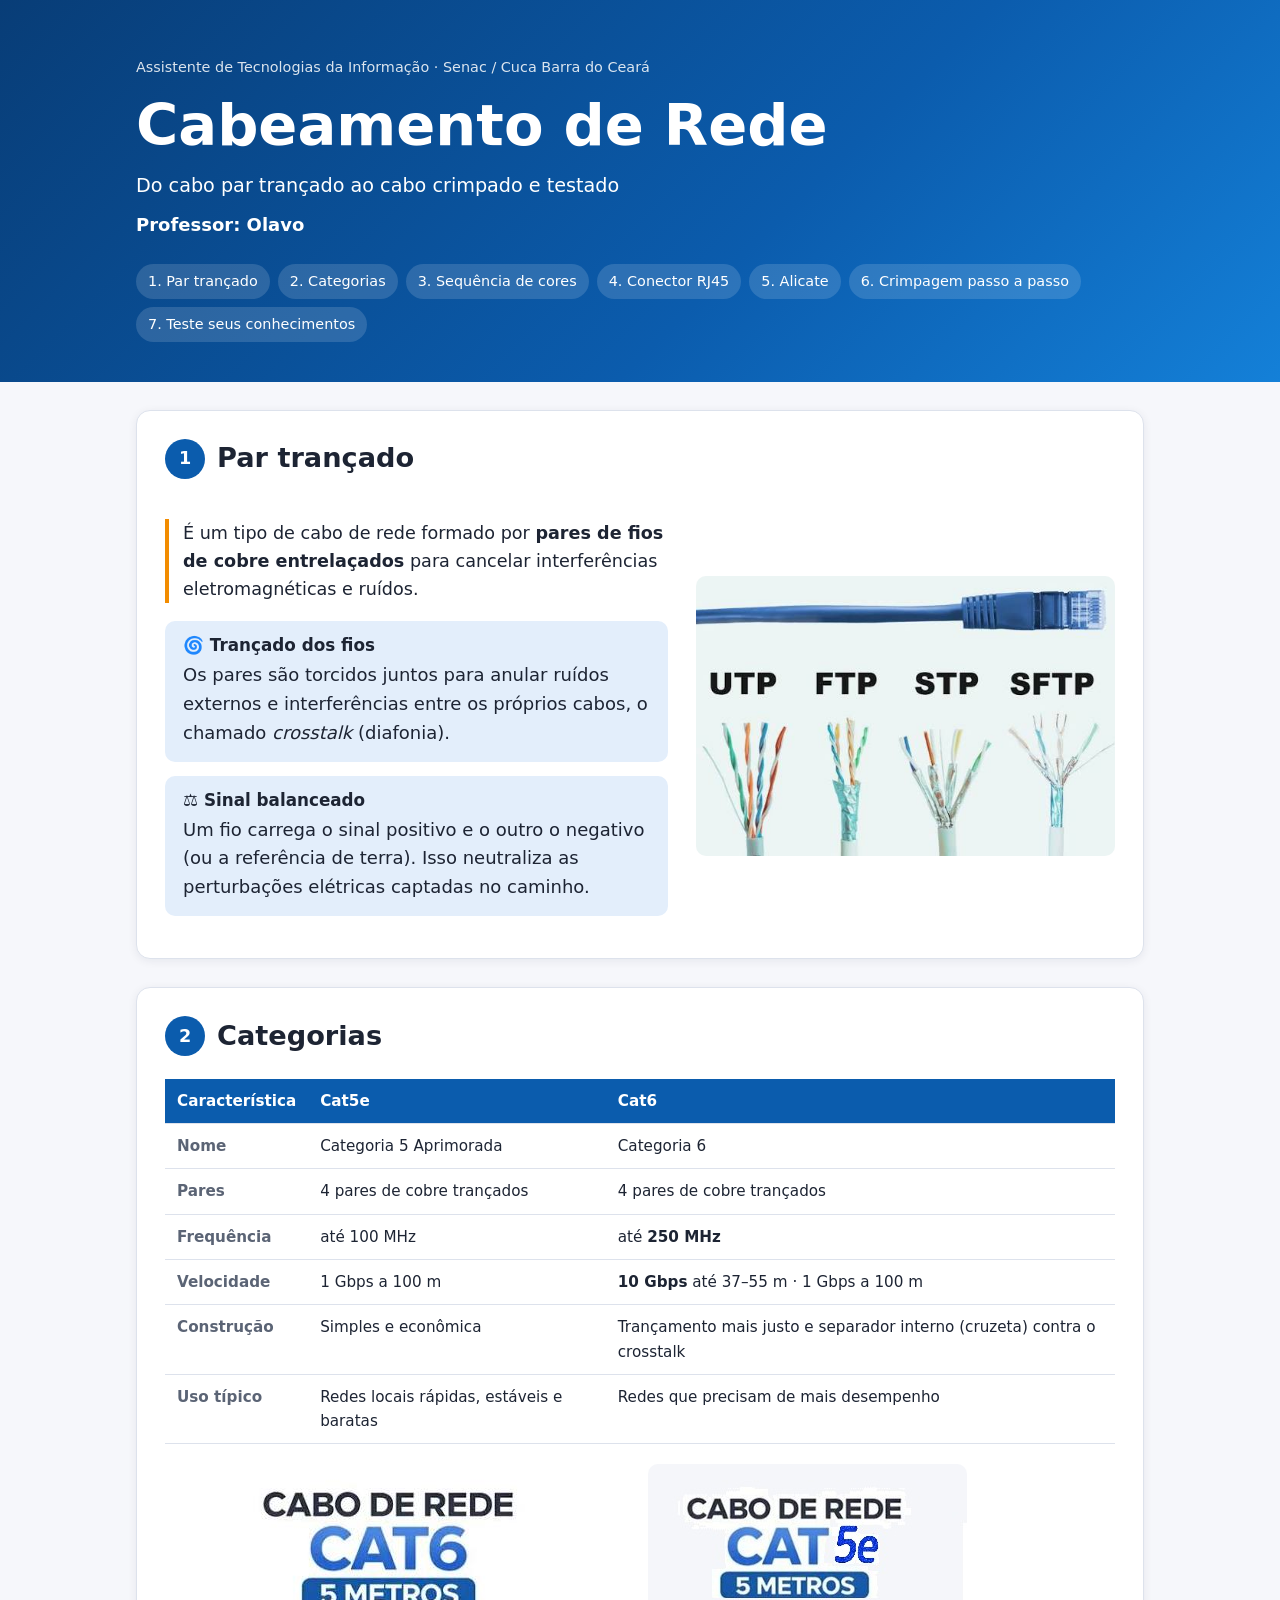
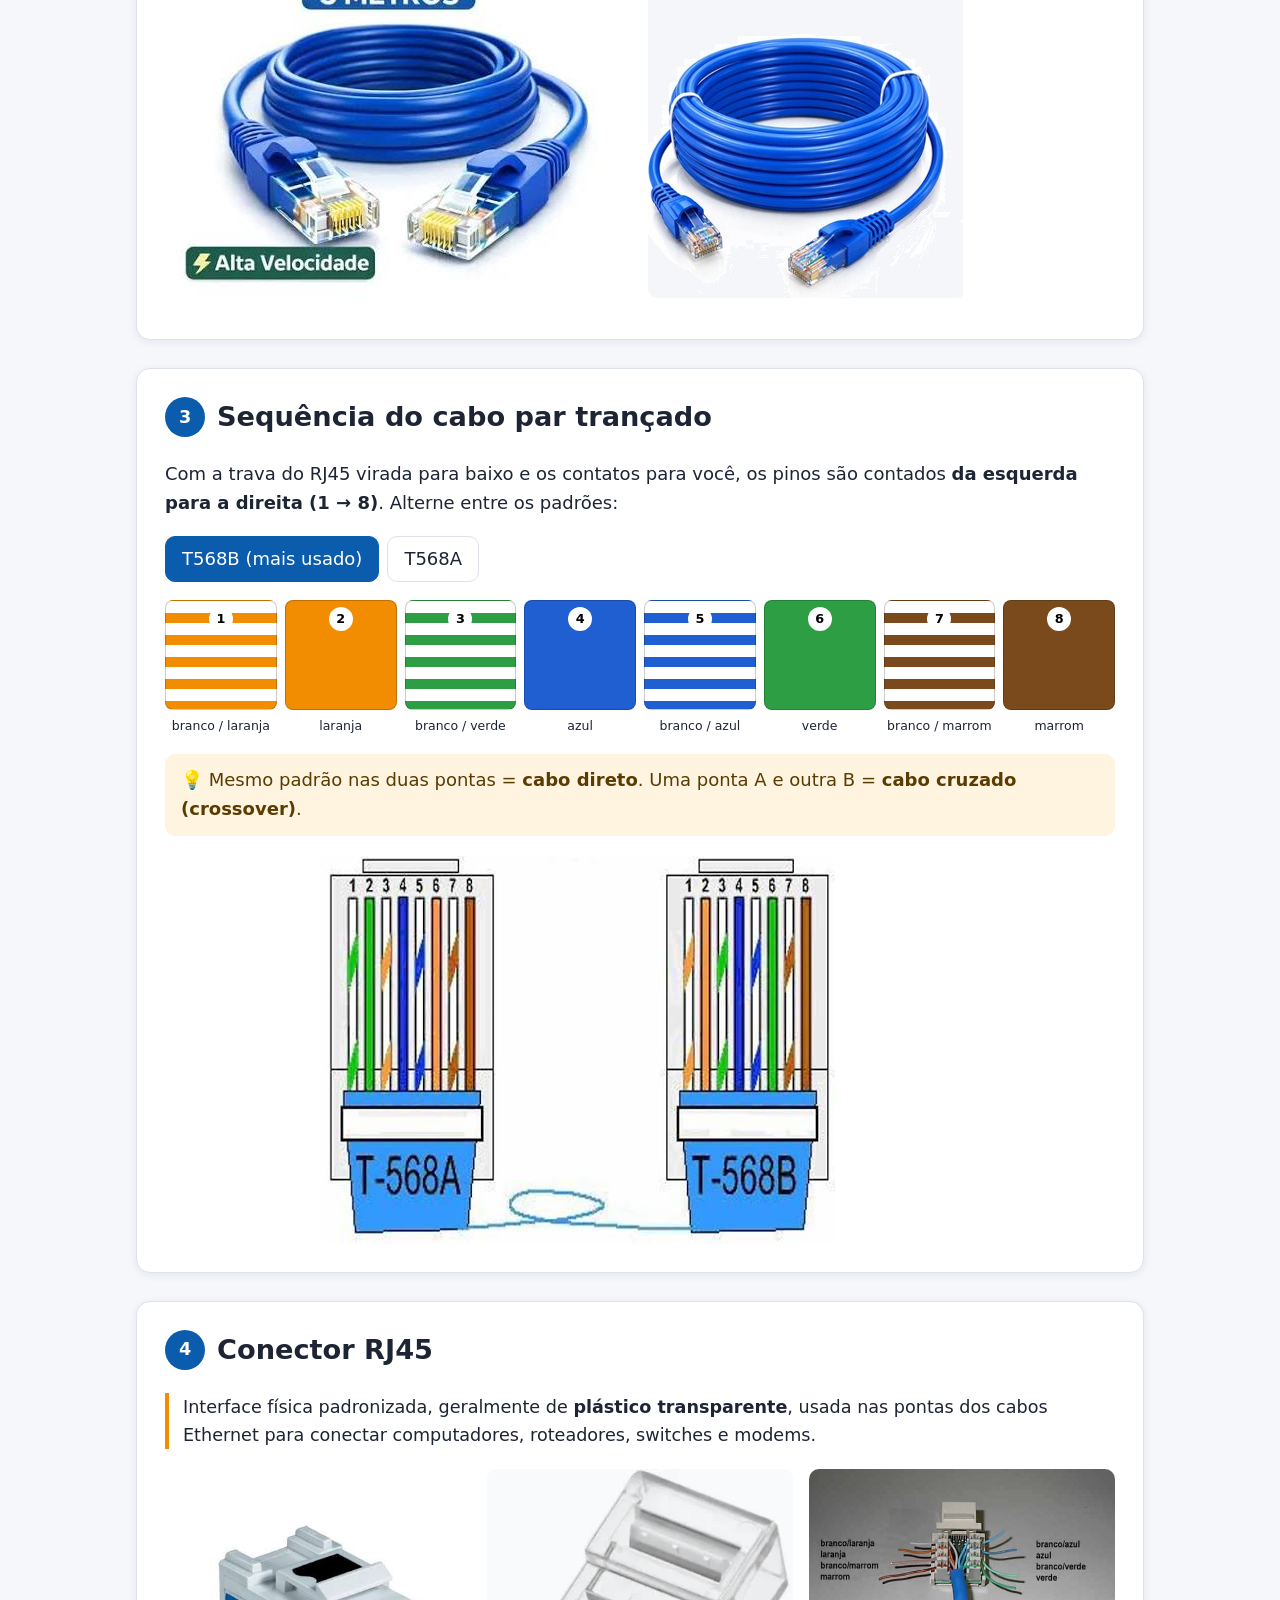
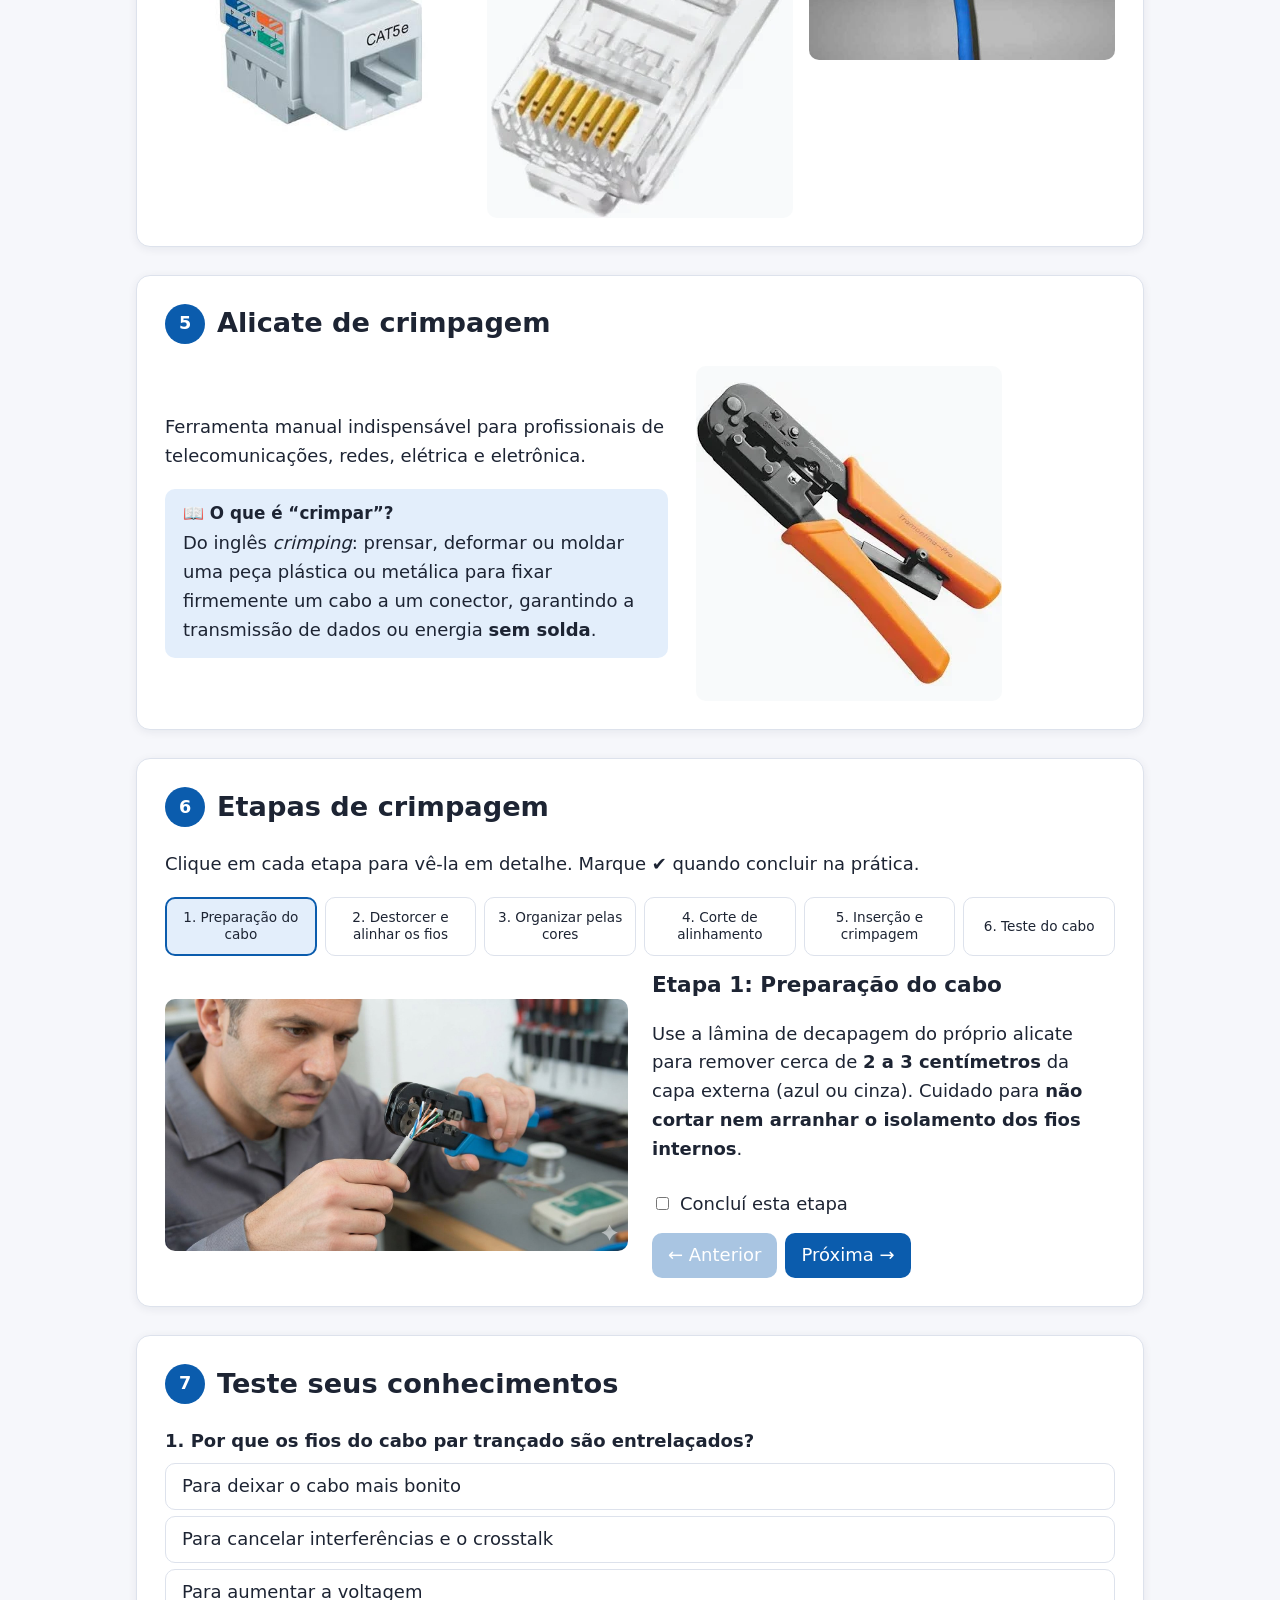
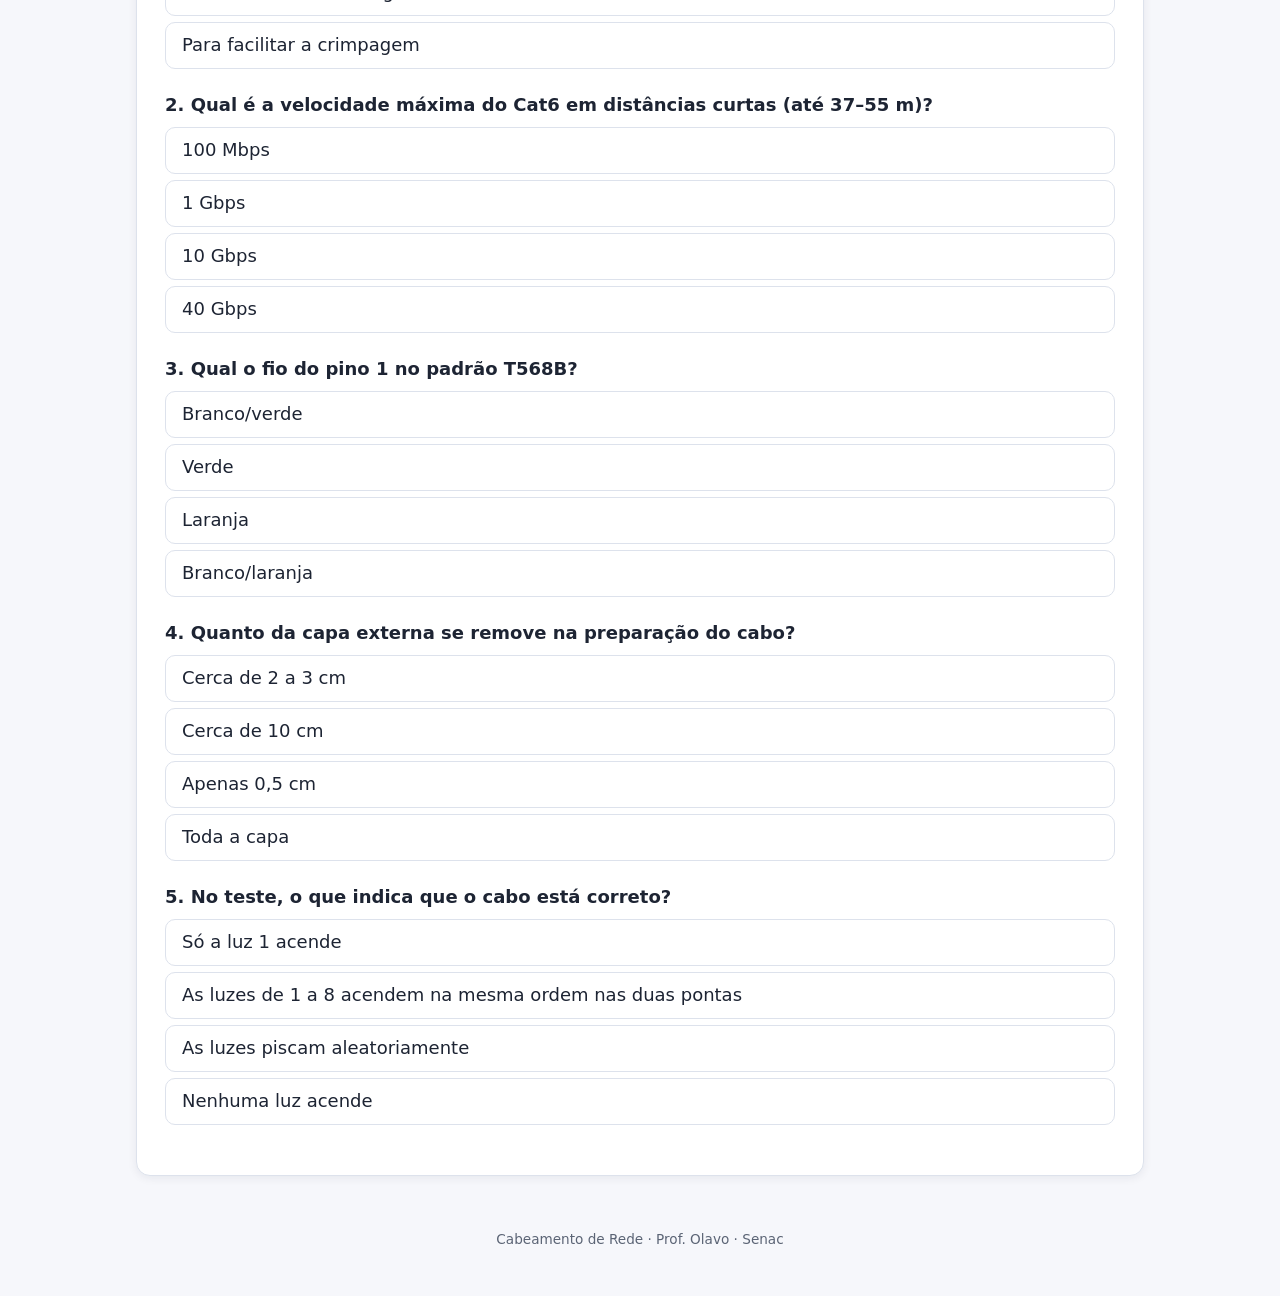
<file: aula-cabeamento/index.html>
<!DOCTYPE html>
<html lang="pt-BR">
<head>
<meta charset="UTF-8">
<meta name="viewport" content="width=device-width, initial-scale=1">
<title>Cabeamento de Rede</title>
<link rel="stylesheet" href="style.css">
</head>
<body>

<header class="capa">
  <div class="wrap">
    <p class="tag">Assistente de Tecnologias da Informação · Senac / Cuca Barra do Ceará</p>
    <h1>Cabeamento de Rede</h1>
    <p class="sub">Do cabo par trançado ao cabo crimpado e testado</p>
    <p class="prof">Professor: Olavo</p>
    <nav class="sumario">
      <a href="#par">1. Par trançado</a>
      <a href="#categorias">2. Categorias</a>
      <a href="#padrao">3. Sequência de cores</a>
      <a href="#rj45">4. Conector RJ45</a>
      <a href="#alicate">5. Alicate</a>
      <a href="#etapas">6. Crimpagem passo a passo</a>
      <a href="#quiz">7. Teste seus conhecimentos</a>
    </nav>
  </div>
</header>

<main class="wrap">

  <section id="par">
    <h2><span>1</span> Par trançado</h2>
    <div class="duas">
      <div>
        <p class="destaque">É um tipo de cabo de rede formado por <strong>pares de fios de cobre entrelaçados</strong> para cancelar interferências eletromagnéticas e ruídos.</p>
        <div class="card">
          <h3>🌀 Trançado dos fios</h3>
          <p>Os pares são torcidos juntos para anular ruídos externos e interferências entre os próprios cabos, o chamado <em>crosstalk</em> (diafonia).</p>
        </div>
        <div class="card">
          <h3>⚖️ Sinal balanceado</h3>
          <p>Um fio carrega o sinal positivo e o outro o negativo (ou a referência de terra). Isso neutraliza as perturbações elétricas captadas no caminho.</p>
        </div>
      </div>
      <figure><img src="img/par-trancado.jpeg" alt="Cabo par trançado com os pares expostos"></figure>
    </div>
  </section>

  <section id="categorias">
    <h2><span>2</span> Categorias</h2>
    <div class="tabela-wrap">
      <table>
        <thead><tr><th>Característica</th><th>Cat5e</th><th>Cat6</th></tr></thead>
        <tbody>
          <tr><td>Nome</td><td>Categoria 5 Aprimorada</td><td>Categoria 6</td></tr>
          <tr><td>Pares</td><td>4 pares de cobre trançados</td><td>4 pares de cobre trançados</td></tr>
          <tr><td>Frequência</td><td>até 100 MHz</td><td>até <strong>250 MHz</strong></td></tr>
          <tr><td>Velocidade</td><td>1 Gbps a 100 m</td><td><strong>10 Gbps</strong> até 37–55 m · 1 Gbps a 100 m</td></tr>
          <tr><td>Construção</td><td>Simples e econômica</td><td>Trançamento mais justo e separador interno (cruzeta) contra o crosstalk</td></tr>
          <tr><td>Uso típico</td><td>Redes locais rápidas, estáveis e baratas</td><td>Redes que precisam de mais desempenho</td></tr>
        </tbody>
      </table>
    </div>
    <div class="galeria">
      <figure><img src="img/cat-a.jpeg" alt="Cabo de rede de categoria"></figure>
      <figure><img src="img/cat-b.png" alt="Comparação entre categorias de cabo"></figure>
    </div>
  </section>

  <section id="padrao">
    <h2><span>3</span> Sequência do cabo par trançado</h2>
    <p>Com a trava do RJ45 virada para baixo e os contatos para você, os pinos são contados <strong>da esquerda para a direita (1 → 8)</strong>. Alterne entre os padrões:</p>
    <div class="botoes" role="tablist">
      <button class="ativo" data-padrao="B">T568B (mais usado)</button>
      <button data-padrao="A">T568A</button>
    </div>
    <ol class="fios" id="fios"></ol>
    <p class="dica">💡 Mesmo padrão nas duas pontas = <strong>cabo direto</strong>. Uma ponta A e outra B = <strong>cabo cruzado (crossover)</strong>.</p>
    <figure class="centro"><img src="img/sequencia.jpeg" alt="Sequência de cores dos padrões T568A e T568B"></figure>
  </section>

  <section id="rj45">
    <h2><span>4</span> Conector RJ45</h2>
    <p class="destaque">Interface física padronizada, geralmente de <strong>plástico transparente</strong>, usada nas pontas dos cabos Ethernet para conectar computadores, roteadores, switches e modems.</p>
    <div class="galeria tres">
      <figure><img src="img/rj45-a.jpeg" alt="Conector RJ45"></figure>
      <figure><img src="img/rj45-b.png" alt="Pinagem do conector RJ45"></figure>
      <figure><img src="img/rj45-c.jpeg" alt="Conector RJ45 crimpado"></figure>
    </div>
  </section>

  <section id="alicate">
    <h2><span>5</span> Alicate de crimpagem</h2>
    <div class="duas">
      <div>
        <p>Ferramenta manual indispensável para profissionais de telecomunicações, redes, elétrica e eletrônica.</p>
        <div class="card">
          <h3>📖 O que é “crimpar”?</h3>
          <p>Do inglês <em>crimping</em>: prensar, deformar ou moldar uma peça plástica ou metálica para fixar firmemente um cabo a um conector, garantindo a transmissão de dados ou energia <strong>sem solda</strong>.</p>
        </div>
      </div>
      <figure><img src="img/alicate.png" alt="Alicate de crimpagem"></figure>
    </div>
  </section>

  <section id="etapas">
    <h2><span>6</span> Etapas de crimpagem</h2>
    <p>Clique em cada etapa para vê-la em detalhe. Marque ✔ quando concluir na prática.</p>
    <div class="passos" id="passos"></div>
    <article class="passo-detalhe" id="detalhe" aria-live="polite"></article>
  </section>

  <section id="quiz">
    <h2><span>7</span> Teste seus conhecimentos</h2>
    <div id="perguntas"></div>
    <p class="resultado" id="resultado"></p>
  </section>

</main>

<footer><p>Cabeamento de Rede · Prof. Olavo · Senac</p></footer>

<script src="aula.js"></script>
</body>
</html>
</file>
<file: aula-cabeamento/style.css>
:root {
  --bg: #f6f7fb; --surface: #fff; --text: #1d2433; --muted: #5b6475;
  --primary: #0b5cad; --primary-soft: #e3eefb; --accent: #f28c00;
  --border: #dde2ec; --ok: #1e8e3e; --err: #c62828;
  --radius: 14px; --shadow: 0 2px 10px rgba(20, 30, 60, .07);
}
@media (prefers-color-scheme: dark) {
  :root:not([data-theme="light"]) {
    --bg: #11151d; --surface: #1a202b; --text: #e7eaf0; --muted: #a2abbb;
    --primary: #5aa3ec; --primary-soft: #1f3148; --border: #2c3442;
    --shadow: none;
  }
}
* { box-sizing: border-box; }
html { scroll-behavior: smooth; }
body {
  margin: 0; background: var(--bg); color: var(--text);
  font: 18px/1.6 system-ui, "Segoe UI", Roboto, sans-serif;
}
.wrap { max-width: 1040px; margin: 0 auto; padding: 0 16px; }
img { max-width: 100%; display: block; border-radius: 10px; }
h1, h2, h3 { line-height: 1.2; }

/* Capa */
.capa { background: linear-gradient(135deg, #083d77, #0b5cad 60%, #1480d8); color: #fff; padding: 56px 0 40px; }
.capa h1 { font-size: clamp(2.2rem, 6vw, 3.6rem); margin: .2em 0; }
.tag { opacity: .85; font-size: .9rem; margin: 0; }
.sub { font-size: 1.2rem; margin: 0; }
.prof { font-weight: 600; margin-top: .5em; }
.sumario { display: flex; flex-wrap: wrap; gap: 8px; margin-top: 24px; }
.sumario a {
  color: #fff; text-decoration: none; font-size: .9rem;
  background: rgba(255,255,255,.14); padding: 6px 12px; border-radius: 999px;
}
.sumario a:hover { background: rgba(255,255,255,.28); }

/* Seções */
section {
  background: var(--surface); border: 1px solid var(--border); border-radius: var(--radius);
  box-shadow: var(--shadow); padding: 28px; margin: 28px 0; scroll-margin-top: 16px;
}
h2 { display: flex; align-items: center; gap: 12px; margin-top: 0; font-size: 1.7rem; }
h2 span {
  background: var(--primary); color: #fff; width: 40px; height: 40px; flex: none;
  border-radius: 50%; display: grid; place-items: center; font-size: 1.1rem;
}
.destaque { font-size: 1.1rem; border-left: 4px solid var(--accent); padding-left: 14px; }
.card { background: var(--primary-soft); border-radius: 10px; padding: 14px 18px; margin: 14px 0; }
.card h3 { margin: 0 0 6px; font-size: 1.05rem; }
.card p { margin: 0; }
.dica { background: #fff4e0; color: #5a3b00; border-radius: 10px; padding: 12px 16px; }

.duas { display: grid; grid-template-columns: 1.2fr 1fr; gap: 28px; align-items: center; }
.galeria { display: grid; grid-template-columns: repeat(2, 1fr); gap: 16px; margin-top: 20px; }
.galeria.tres { grid-template-columns: repeat(3, 1fr); }
figure { margin: 0; }
.centro { max-width: 640px; margin: 20px auto 0; }

/* Tabela */
.tabela-wrap { overflow-x: auto; }
table { width: 100%; border-collapse: collapse; font-size: .95rem; }
th, td { padding: 10px 12px; border-bottom: 1px solid var(--border); text-align: left; vertical-align: top; }
th { background: var(--primary); color: #fff; }
td:first-child { font-weight: 600; color: var(--muted); }

/* Sequência de cores */
.botoes { display: flex; gap: 8px; flex-wrap: wrap; margin: 12px 0; }
.botoes button, .passos button, .opcoes button {
  font: inherit; cursor: pointer; border: 1px solid var(--border);
  background: var(--surface); color: var(--text); border-radius: 10px; padding: 8px 16px;
}
.botoes button.ativo { background: var(--primary); color: #fff; border-color: var(--primary); }
.fios { list-style: none; padding: 0; display: grid; grid-template-columns: repeat(8, 1fr); gap: 8px; }
.fios li { text-align: center; font-size: .78rem; }
.fio { height: 110px; border-radius: 8px; border: 1px solid #0003; margin-bottom: 6px; position: relative; }
.fio b {
  position: absolute; top: 6px; left: 50%; transform: translateX(-50%);
  background: #fff; color: #000; border-radius: 50%; width: 24px; height: 24px;
  display: grid; place-items: center; font-size: .8rem;
}

/* Etapas */
.passos { display: grid; grid-template-columns: repeat(6, 1fr); gap: 8px; margin: 16px 0; }
.passos button { padding: 10px 8px; font-size: .85rem; line-height: 1.3; }
.passos button.ativo { border: 2px solid var(--primary); background: var(--primary-soft); }
.passos button.feito::before { content: "✔ "; color: var(--ok); font-weight: 700; }
.passo-detalhe { display: grid; grid-template-columns: 1fr 1fr; gap: 24px; align-items: center; }
.passo-detalhe h3 { margin-top: 0; font-size: 1.35rem; }
.passo-detalhe label { display: inline-flex; gap: 8px; align-items: center; margin-top: 8px; cursor: pointer; }
.nav-passo { display: flex; gap: 8px; margin-top: 14px; }
.nav-passo button { font: inherit; cursor: pointer; border: 0; border-radius: 10px; padding: 8px 16px; background: var(--primary); color: #fff; }
.nav-passo button:disabled { opacity: .35; cursor: default; }

/* Quiz */
.pergunta { margin-bottom: 22px; }
.pergunta p { font-weight: 600; margin-bottom: 8px; }
.opcoes { display: flex; flex-direction: column; gap: 6px; }
.opcoes button { text-align: left; }
.opcoes button.certo { background: #e2f5e7; border-color: var(--ok); color: #0d4d1f; }
.opcoes button.errado { background: #fbe4e4; border-color: var(--err); color: #6b1010; }
.resultado { font-size: 1.2rem; font-weight: 700; color: var(--primary); }

footer { text-align: center; color: var(--muted); font-size: .85rem; padding: 12px 0 32px; }

@media (max-width: 760px) {
  body { font-size: 16px; }
  section { padding: 20px 16px; }
  .duas, .passo-detalhe, .galeria, .galeria.tres { grid-template-columns: 1fr; }
  .fios { grid-template-columns: repeat(4, 1fr); }
  .passos { grid-template-columns: repeat(2, 1fr); }
}
@media print {
  .capa { background: none; color: #000; }
  .sumario, .botoes, .nav-passo { display: none; }
  section { break-inside: avoid; box-shadow: none; }
}
</file>
